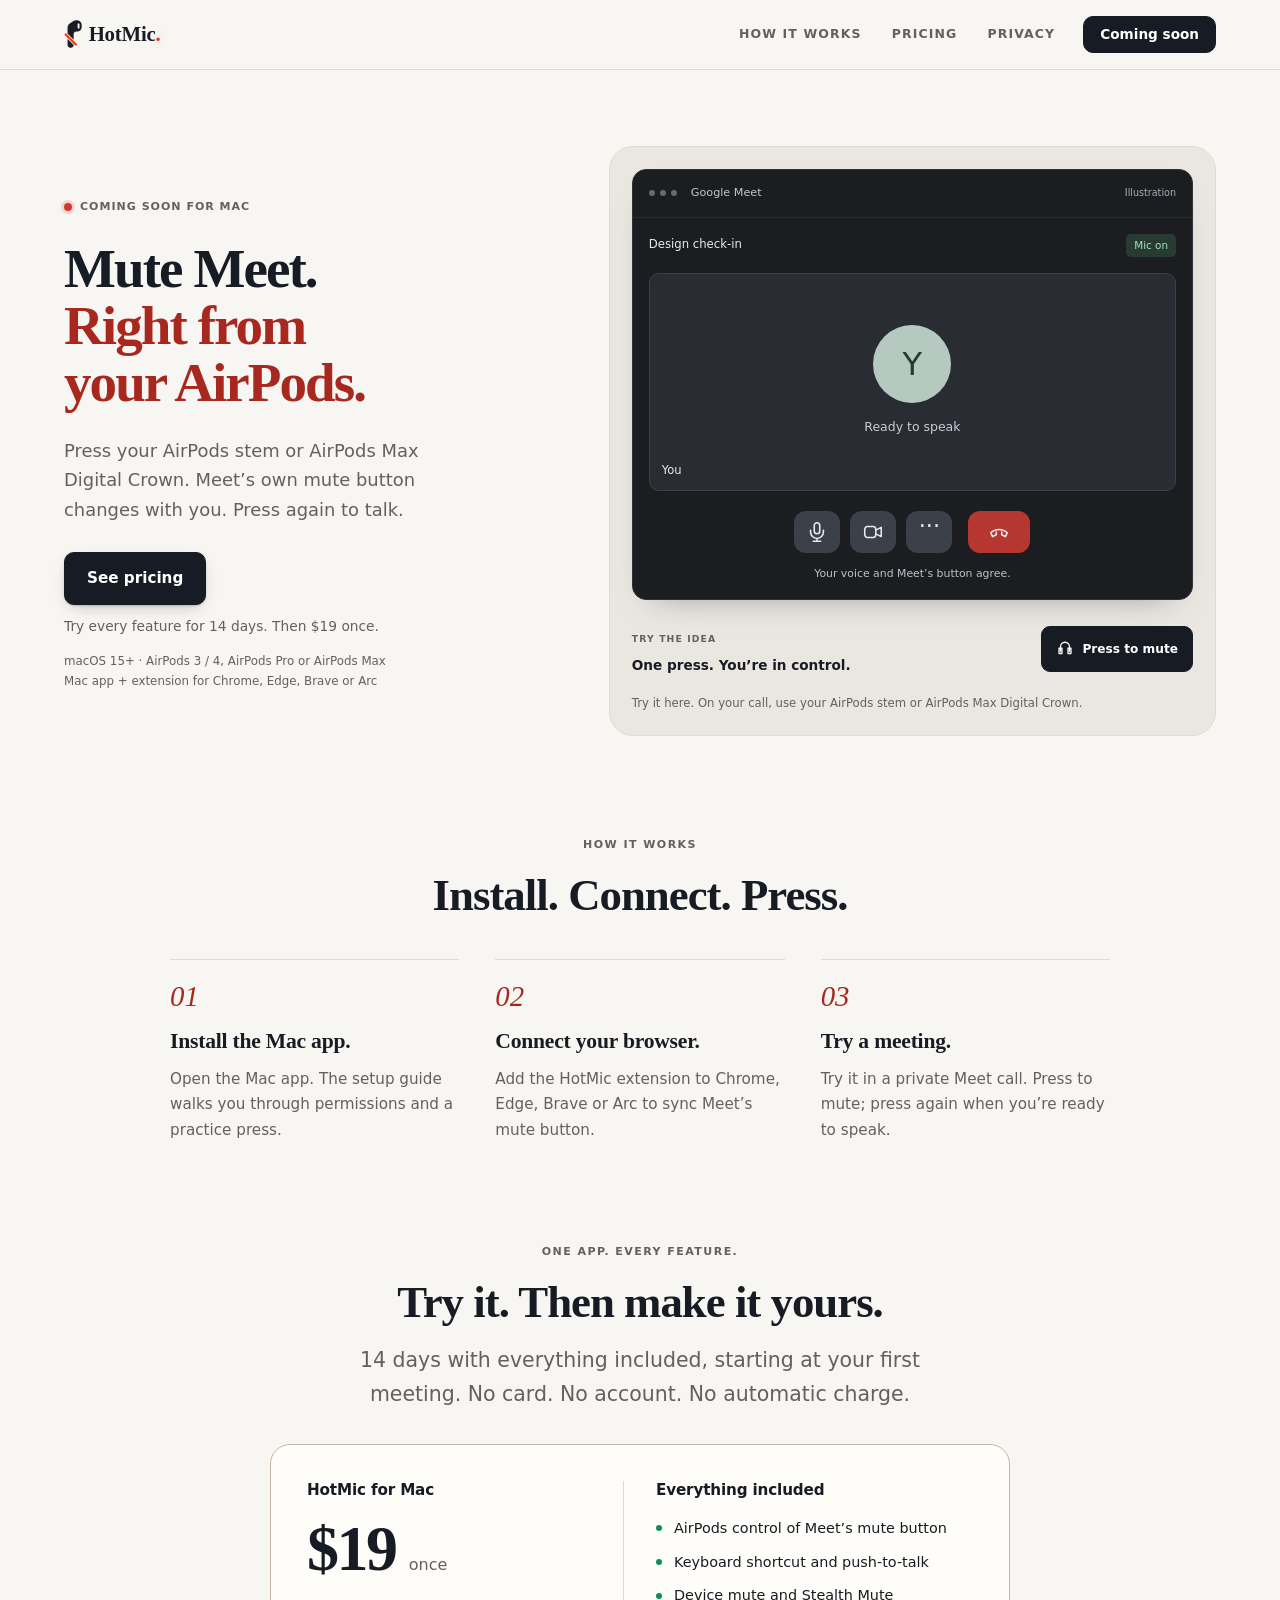
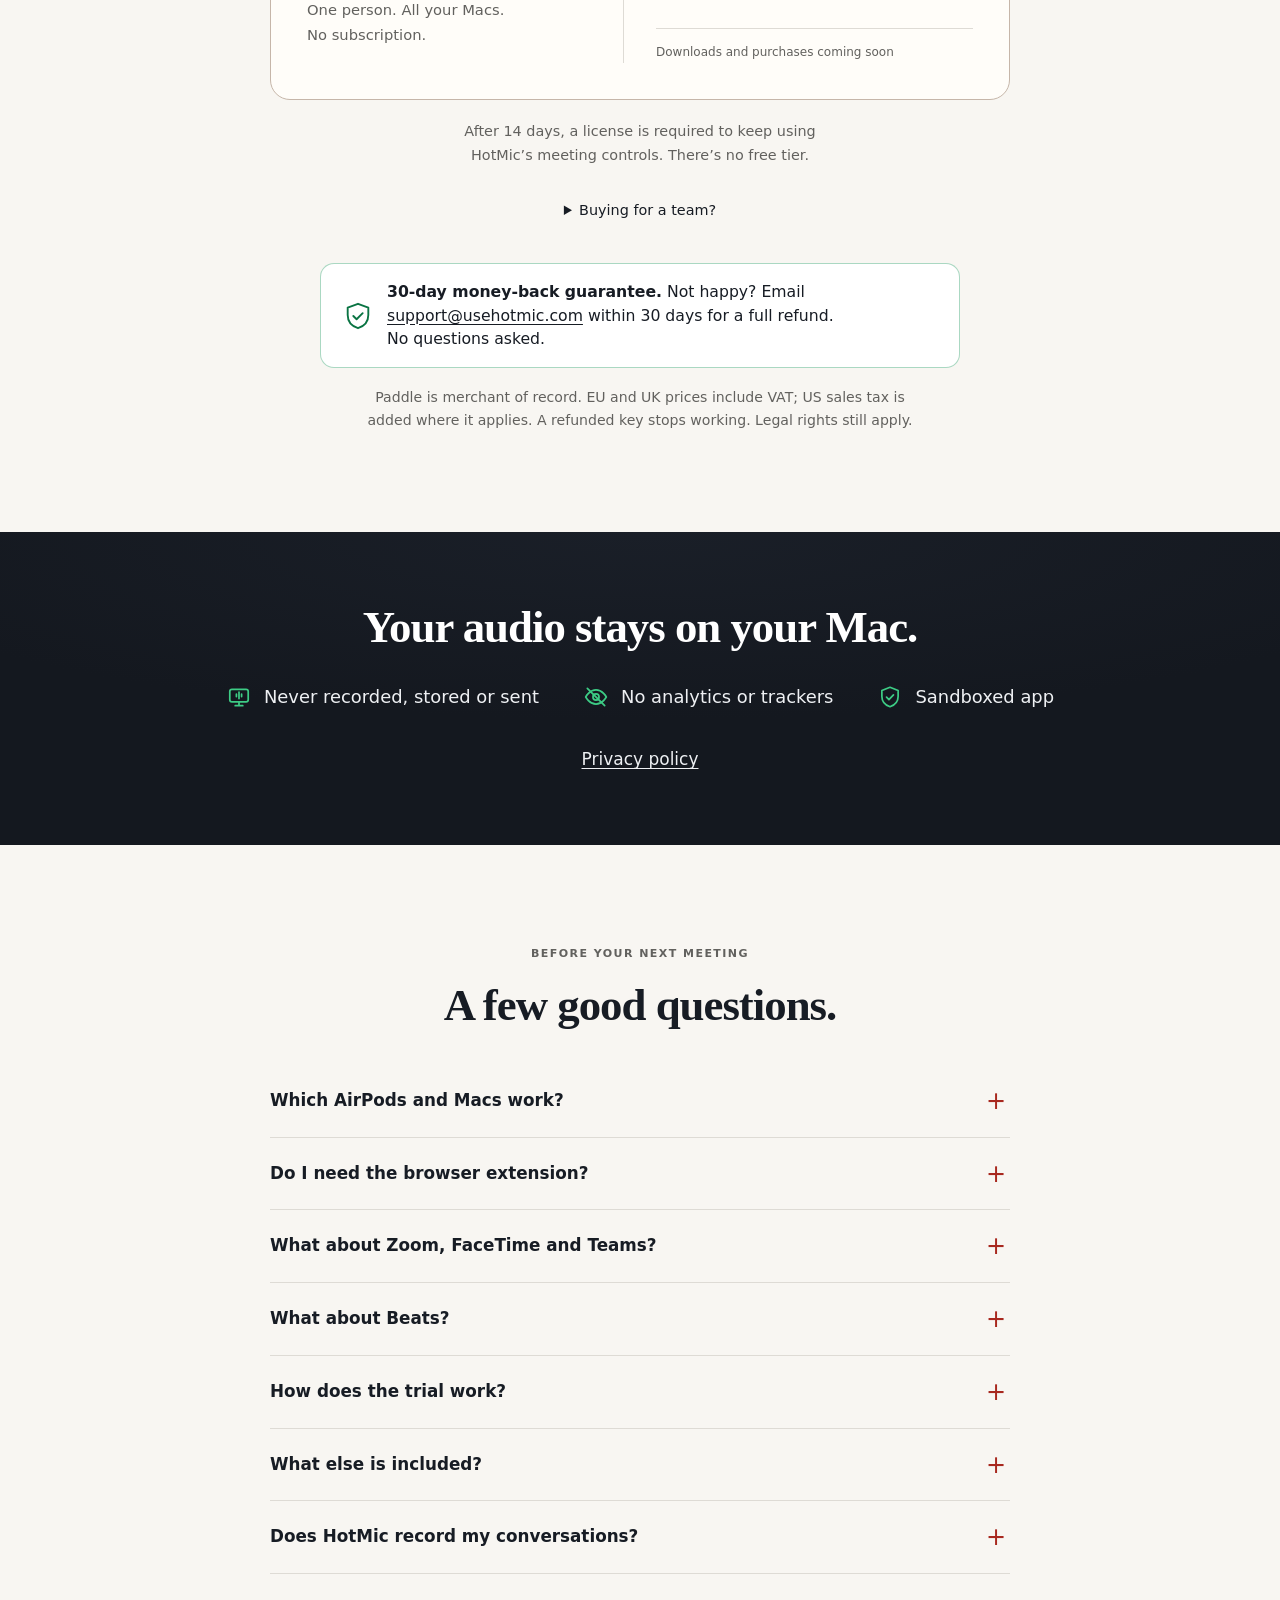
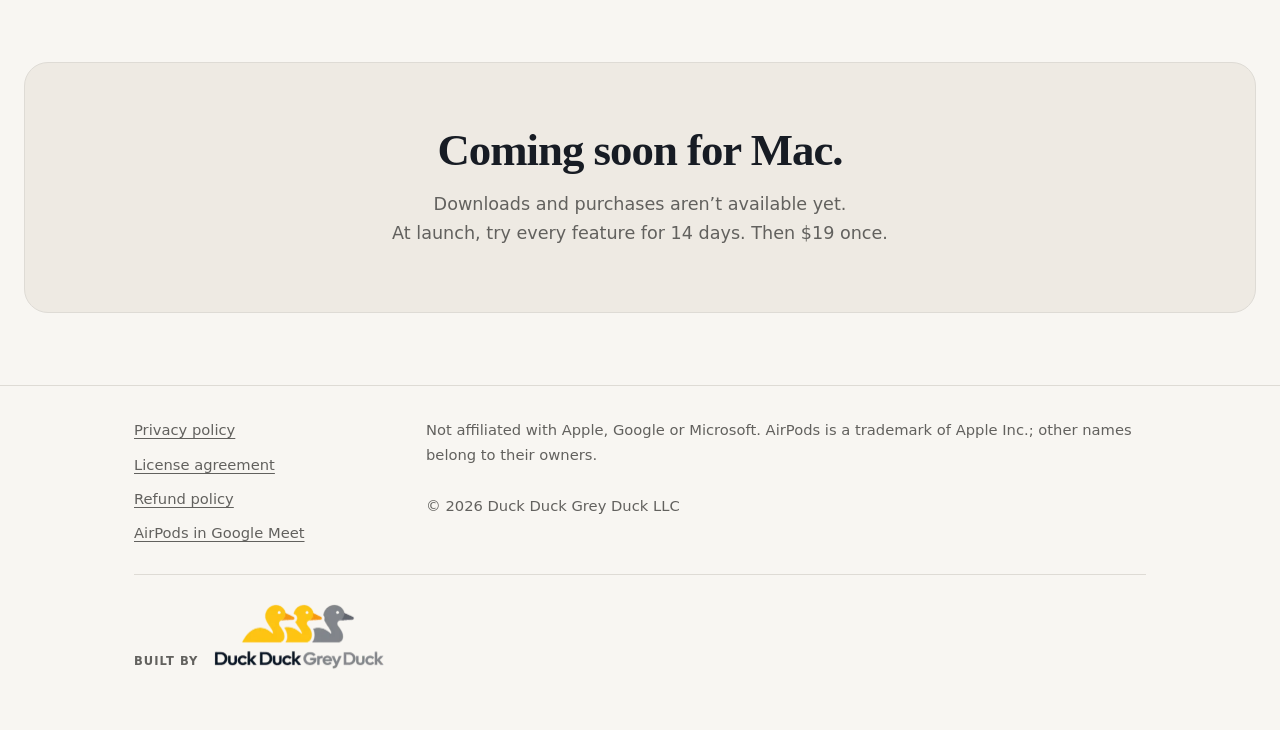
<file: index.html>
<!DOCTYPE html>
<html lang="en">
<head>
<meta charset="utf-8">
<meta name="viewport" content="width=device-width, initial-scale=1">
<title>HotMic for Mac: mute Google Meet right from your AirPods</title>
<meta name="description" content="Press your AirPods stem or AirPods Max Digital Crown and Google Meet's own mute button flips. In most other apps, HotMic mutes your Mac's microphones instead.">
<link rel="stylesheet" href="styles.css">
<link rel="stylesheet" href="home.css">
<link rel="icon" href="assets/favicon.ico" sizes="any">
<link rel="icon" type="image/png" sizes="32x32" href="assets/favicon-32.png">
<link rel="icon" type="image/png" sizes="16x16" href="assets/favicon-16.png">
<link rel="apple-touch-icon" href="assets/apple-touch-icon.png">
<meta name="theme-color" content="#f3f5f7">
<meta property="og:type" content="website">
<meta property="og:site_name" content="HotMic">
<meta property="og:title" content="HotMic for Mac: mute Google Meet right from your AirPods">
<meta property="og:description" content="Press your AirPods stem or AirPods Max Digital Crown and Google Meet's own mute button flips. In most other apps, HotMic mutes your Mac's microphones instead.">
<meta property="og:url" content="https://usehotmic.com/">
<link rel="canonical" href="https://usehotmic.com/">
<meta property="og:image" content="https://usehotmic.com/assets/og-image.png">
<meta property="og:image:width" content="1200">
<meta property="og:image:height" content="630">
<meta property="og:image:alt" content="The HotMic app icon and wordmark">
<meta name="twitter:card" content="summary_large_image">
<meta name="twitter:title" content="HotMic for Mac: mute Google Meet right from your AirPods">
<meta name="twitter:description" content="Press your AirPods stem or AirPods Max Digital Crown and Google Meet's own mute button flips. In most other apps, HotMic mutes your Mac's microphones instead.">
<meta name="twitter:image" content="https://usehotmic.com/assets/og-image.png">
<meta name="twitter:image:alt" content="The HotMic app icon and wordmark">
</head>
<body class="mini">
<a class="skip" href="#main">Skip to content</a>

<header class="site-head">
  <div class="wrap">
    <a class="wordmark" href="index.html"><img class="glyph" src="assets/glyph-56.png" srcset="assets/glyph-56.png 2x, assets/glyph-84.png 3x" alt="" width="18" height="28">HotMic<span class="dot">.</span></a>
    <nav aria-label="Site">
      <a href="#how">How it works</a>
      <a href="#pricing">Pricing</a>
      <a href="#privacy">Privacy</a>
    </nav>
    <a class="btn head-cta" href="#download">Coming soon</a>
  </div>
</header>

<main id="main">

<section class="m-hero">
  <div class="wrap hero-grid">
   <div class="hero-copy">
    <p class="eyebrow">Coming soon for Mac</p>
    <h1><span class="l1">Mute Meet.</span> <span class="nb">Right from<br>your AirPods.</span></h1>
    <p class="sub">Press your AirPods stem or AirPods Max Digital Crown. Meet’s own mute button changes with you. Press again to talk.</p>
    <div class="cta-row">
      <a class="btn" href="#pricing" aria-describedby="dl-note">See pricing</a>
    </div>
    <p class="cta-note" id="dl-note">Try every feature for 14 days. Then $19 once.</p>
    <p class="hero-requirements">macOS 15+ · AirPods 3 / 4, AirPods Pro or AirPods Max<br>Mac app + extension for Chrome, Edge, Brave or Arc</p>
   </div>
   <div class="try-demo" id="how">
    <figure class="press-demo">
      <input type="checkbox" id="try-mute" class="vh" aria-label="Mute the illustrative call" aria-describedby="try-help">
      <div class="call-window" aria-hidden="true">
        <div class="call-titlebar"><span class="window-dots"><i></i><i></i><i></i></span><span>Google Meet</span><span class="illustration-tag">Illustration</span></div>
        <div class="call-context"><span>Design check-in</span><span class="call-status"><span class="state-live">Mic on</span><span class="state-muted">Mic off</span></span></div>
        <div class="call-person">
          <div class="person-avatar">Y</div>
          <span class="person-name">You</span>
          <span class="person-state"><span class="state-live">Ready to speak</span><span class="state-muted">You’re muted</span></span>
          <span class="person-mute"><svg viewBox="0 0 24 24"><path d="M9 9v3a3 3 0 0 0 5 2M15 9V5a3 3 0 0 0-6 0M5 10v2a7 7 0 0 0 12 5M19 10v2M12 19v3M8 22h8M3 3l18 18"/></svg></span>
        </div>
        <div class="call-controls">
          <span class="call-mic"><svg class="state-live" viewBox="0 0 24 24"><rect x="9" y="2" width="6" height="12" rx="3"/><path d="M5 10v2a7 7 0 0 0 14 0v-2M12 19v3M8 22h8"/></svg><svg class="state-muted" viewBox="0 0 24 24"><path d="M9 9v3a3 3 0 0 0 5 2M15 9V5a3 3 0 0 0-6 0M5 10v2a7 7 0 0 0 12 5M19 10v2M12 19v3M8 22h8M3 3l18 18"/></svg></span>
          <span class="call-camera"><svg viewBox="0 0 24 24"><rect x="3" y="6" width="12" height="12" rx="3"/><path d="m15 10 6-3v10l-6-3"/></svg></span>
          <span class="call-more">···</span>
          <span class="call-end"><svg viewBox="0 0 24 24"><path d="M3 13c5-5 13-5 18 0l-2 4-4-2v-3M9 12v3l-4 2-2-4"/></svg></span>
        </div>
        <p class="call-outcome"><span class="state-live">Your voice and Meet’s button agree.</span><span class="state-muted">Mic muted. Meet’s button agrees.</span></p>
      </div>
      <div class="press-interaction">
        <div class="press-intro"><span class="press-kicker">TRY THE IDEA</span><p>One press. You’re in control.</p></div>
        <label class="press-toggle" for="try-mute"><svg viewBox="0 0 24 24" aria-hidden="true"><path d="M6 15V9a6 6 0 0 1 12 0v6M6 11H4v7h4v-7H6m12 0h2v7h-4v-7h2"/></svg><span class="state-live">Press to mute</span><span class="state-muted">Press to unmute</span></label>
      </div>
      <figcaption id="try-help">Try it here. On your call, use your AirPods stem or AirPods Max Digital Crown.</figcaption>
    </figure>
   </div>
  </div>
</section>

<section class="setup" aria-labelledby="setup-h">
  <div class="wrap">
    <p class="section-kicker">How it works</p>
    <h2 id="setup-h">Install. Connect. Press.</h2>
    <ol class="setup-steps">
      <li><span class="step-number">01</span><h3>Install the Mac app.</h3><p>Open the Mac app. The setup guide walks you through permissions and a practice press.</p></li>
      <li><span class="step-number">02</span><h3>Connect your browser.</h3><p>Add the HotMic extension to Chrome, Edge, Brave or Arc to sync Meet’s mute button.</p></li>
      <li><span class="step-number">03</span><h3>Try a meeting.</h3><p>Try it in a private Meet call. Press to mute; press again when you’re ready to speak.</p></li>
    </ol>
  </div>
</section>

<section id="pricing">
  <div class="wrap">
    <p class="section-kicker">One app. Every feature.</p>
    <h2>Try it. Then make it yours.</h2>
    <p class="lede">14 days with everything included, starting at your first meeting. No card. No account. No automatic charge.</p>
    <article class="purchase-card" aria-labelledby="license-h">
      <div class="purchase-price">
        <h3 id="license-h">HotMic for Mac</h3>
        <p class="price">$19 <span>once</span></p>
        <p>One person. All your Macs.<br>No subscription.</p>
      </div>
      <div class="purchase-includes">
        <h3>Everything included</h3>
        <ul>
          <li>AirPods control of Meet’s mute button</li>
          <li>Keyboard shortcut and push-to-talk</li>
          <li>Device mute and Stealth Mute</li>
        </ul>
        <p class="availability" data-paddle-price-id="pri_01m32qxtfpzraze0hqzb26wvke">Downloads and purchases coming soon</p>
      </div>
    </article>
    <p class="trial-end">After 14 days, a license is required to keep using HotMic’s meeting controls. There’s no free tier.</p>
    <details class="team-pricing">
      <summary>Buying for a team?</summary>
      <p>Same features. One key for your team.</p>
      <ul>
        <li data-paddle-price-id="pri_01m32qxtnr5wmz0vpy3ga212ef"><strong>5 seats — $79 once</strong></li>
        <li data-paddle-price-id="pri_01m32qxtwzv6b7e3d7evcg1w05"><strong>20 seats — $249 once</strong></li>
      </ul>
    </details>
    <div class="guarantee" id="refunds">
      <svg viewBox="0 0 32 32" aria-hidden="true"><path d="M16 3l11 4v8c0 7-4.7 12-11 14C9.7 27 5 22 5 15V7z"/><path d="M11 16l3.5 3.5L21 13"/></svg>
      <p><strong>30-day money-back guarantee.</strong> Not happy? Email <a href="mailto:support@usehotmic.com">support@usehotmic.com</a> within 30&nbsp;days for a full refund. No questions&nbsp;asked.</p>
    </div>
    <p class="fine">Paddle is merchant of record. EU and UK prices include VAT; US sales tax is added where it applies. A refunded key stops working. Legal rights still apply.</p>
  </div>
</section>

<div class="trust-band" id="privacy">
  <div class="wrap">
    <h2>Your audio stays on your Mac.</h2>
    <ul class="trust">
      <li><svg viewBox="0 0 24 24" aria-hidden="true"><rect x="3.5" y="5" width="17" height="11.5" rx="2"/><path d="M8.5 20h7M12 16.5V20"/><path d="M12 7.6v5.8M9.6 9.4v2.2M14.4 9.4v2.2"/></svg>Never recorded, stored or&nbsp;sent</li>
      <li><svg viewBox="0 0 24 24" aria-hidden="true"><path d="M2.5 12s3.5-6.5 9.5-6.5S21.5 12 21.5 12 18 18.5 12 18.5 2.5 12 2.5 12z"/><circle cx="12" cy="12" r="2.8"/><path d="M4 4l16 16"/></svg>No analytics or&nbsp;trackers</li>
      <li><svg viewBox="0 0 24 24" aria-hidden="true"><path d="M12 3l7.5 3v5.5c0 4.6-3.2 8-7.5 9.5-4.3-1.5-7.5-4.9-7.5-9.5V6z"/><path d="M8.8 12.2l2.2 2.2 4.2-4.4"/></svg>Sandboxed&nbsp;app</li>
    </ul>
    <p><a href="privacy.html">Privacy policy</a></p>
  </div>
</div>

<section class="faq" aria-labelledby="faq-h">
  <div class="wrap">
    <p class="section-kicker">Before your next meeting</p>
    <h2 id="faq-h">A few good questions.</h2>
    <div class="faq-list">
      <details><summary>Which AirPods and Macs work?</summary><p>You’ll need macOS 15 or later and AirPods (3rd generation or later), AirPods Pro or AirPods Max. Squeeze the stem on AirPods and AirPods Pro; press the Digital Crown on AirPods Max. If you’re on macOS 27, check compatibility during the trial.</p></details>
      <details><summary>Do I need the browser extension?</summary><p>Yes. Install the Mac app and its extension for Chrome, Edge, Brave or Arc. Together, they let your AirPods control Meet’s own mute button. The setup guide walks you through both.</p></details>
      <details><summary>What about Zoom, FaceTime and Teams?</summary><p>Zoom 6.4+, FaceTime and the native Teams app already support the stem gesture, so HotMic leaves them alone. Teams on the web is in beta. In other apps, HotMic can mute your Mac’s mics, but the app’s mute indicator may not change.</p></details>
      <details><summary>What about Beats?</summary><p>Apple documents call-mute controls on Beats Studio Pro, Solo 4, Solo Buds, Studio Buds +, Fit Pro and Powerbeats Pro 2. We haven’t yet verified these models with HotMic, so they aren’t on our supported-headphones list. <a href="https://support.apple.com/guide/beats/customize-beats-controls-dev9eeff2d7b/web">Apple’s Beats controls guide.</a></p></details>
      <details><summary>How does the trial work?</summary><p>Your 14-day trial starts at your first meeting and includes every feature. No card or account is required, and you won’t be charged automatically. After the trial, purchase a license to keep using HotMic’s meeting controls. Settings, diagnostics, license activation and uninstall help remain accessible.</p></details>
      <details><summary>What else is included?</summary><p>Use a keyboard shortcut to toggle mute, or hold a key to talk and release it to mute again. Device mute silences your Mac’s microphones in other apps; their on-screen mute indicator may not change. Stealth Mute deliberately silences your mics without changing Meet’s indicator. All of these controls are included in the trial and paid license.</p></details>
      <details><summary>Does HotMic record my conversations?</summary><p>No. Your audio is never recorded, stored or sent. HotMic runs on your Mac, with no analytics or trackers. <a href="privacy.html">Read the privacy policy.</a></p></details>
    </div>
  </div>
</section>

<section id="download">
  <div class="wrap">
    <h2>Coming soon for Mac.</h2>
    <p class="cta-note">Downloads and purchases aren’t available yet.<br>At launch, try every feature for 14 days. Then $19 once.</p>
  </div>
</section>

</main>

<footer class="site-foot">
  <div class="wrap">
    <nav aria-label="Legal">
      <a href="privacy.html">Privacy policy</a>
      <a href="eula.html">License agreement</a>
      <a href="index.html#refunds">Refund policy</a>
      <a href="google-meet-airpods.html">AirPods in Google Meet</a>
    </nav>
    <p>Not affiliated with Apple, Google or Microsoft. AirPods is a trademark of Apple Inc.; other names belong to their owners.</p>
    <p>&copy; 2026 Duck Duck Grey Duck LLC</p>
    <p class="maker">
      <span class="maker-label">Built by</span>
      <picture>
        <source type="image/webp" srcset="assets/ddgd-logo-360.webp 2x, assets/ddgd-logo-540.webp 3x">
        <img src="assets/ddgd-logo-360.png" srcset="assets/ddgd-logo-360.png 2x, assets/ddgd-logo-540.png 3x" alt="Duck Duck Grey Duck LLC" width="360" height="151" loading="lazy" decoding="async">
      </picture>
    </p>
  </div>
</footer>

</body>
</html>
</file>
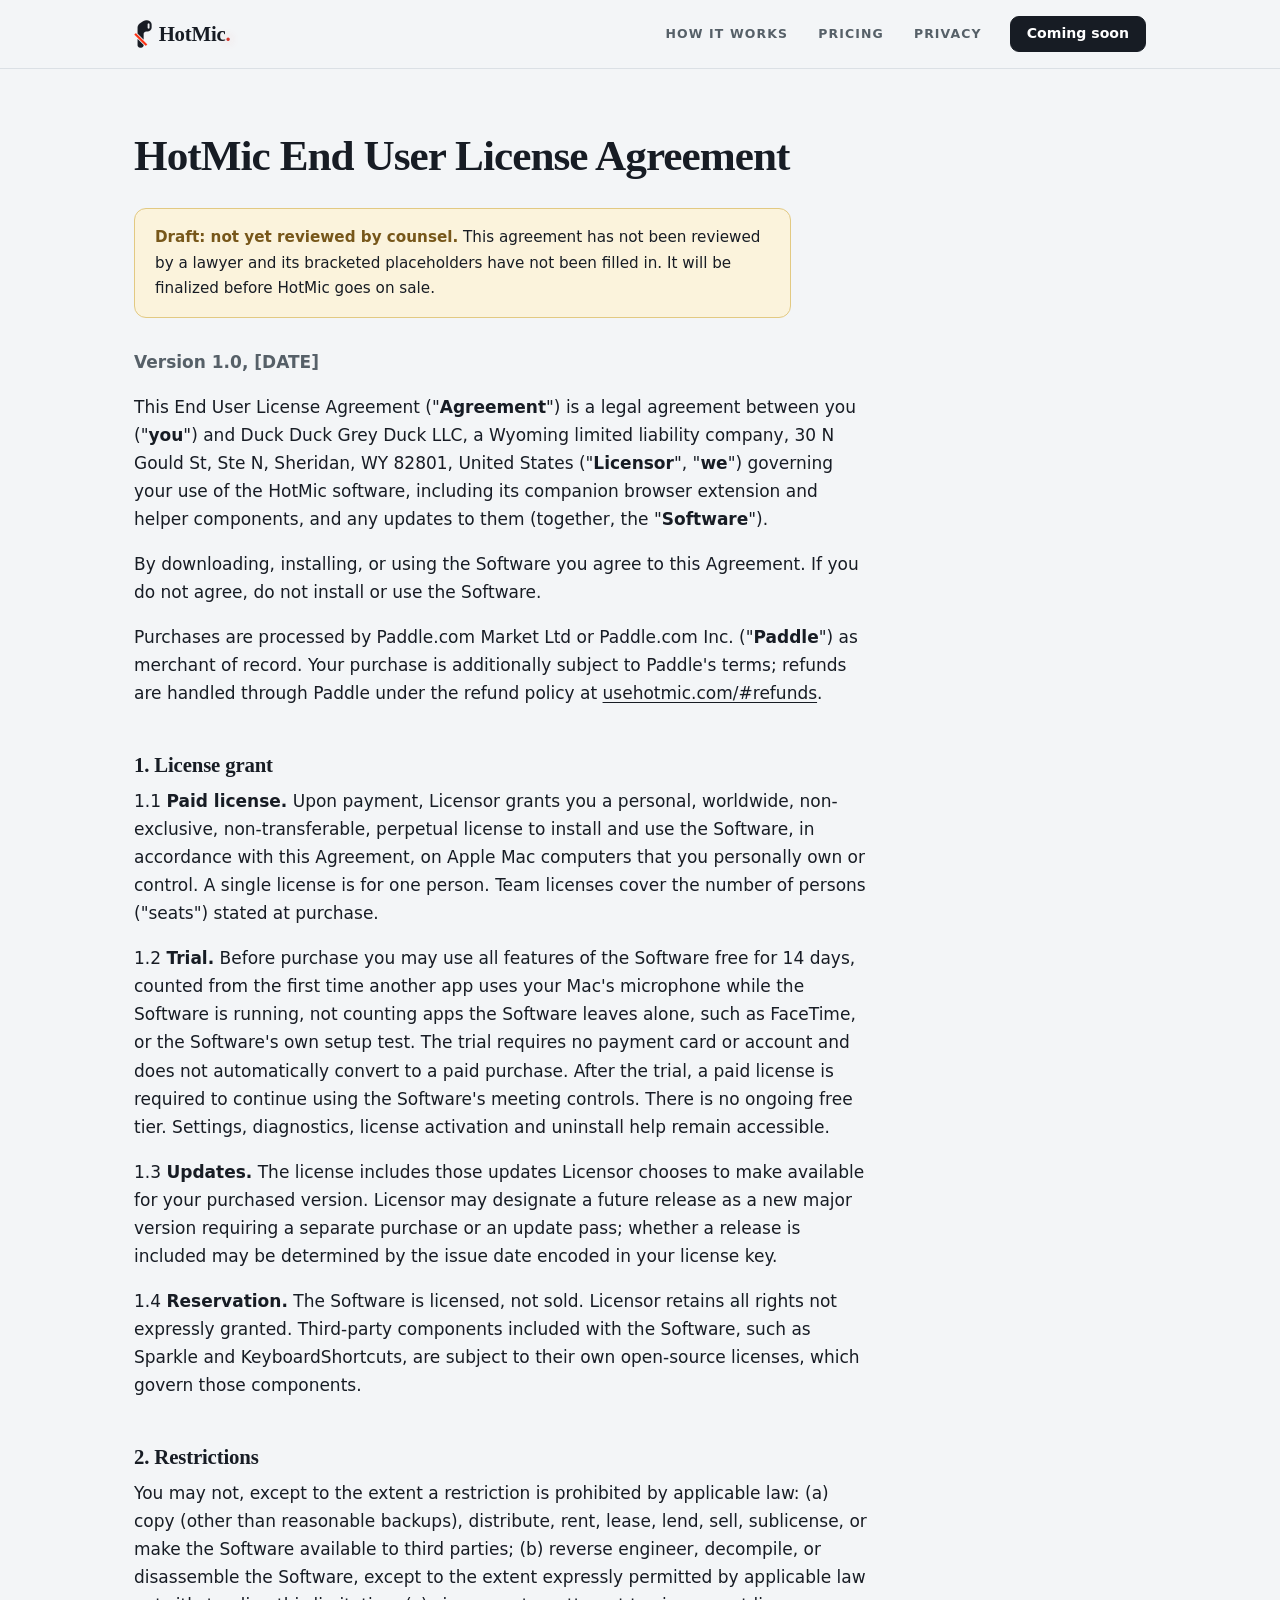
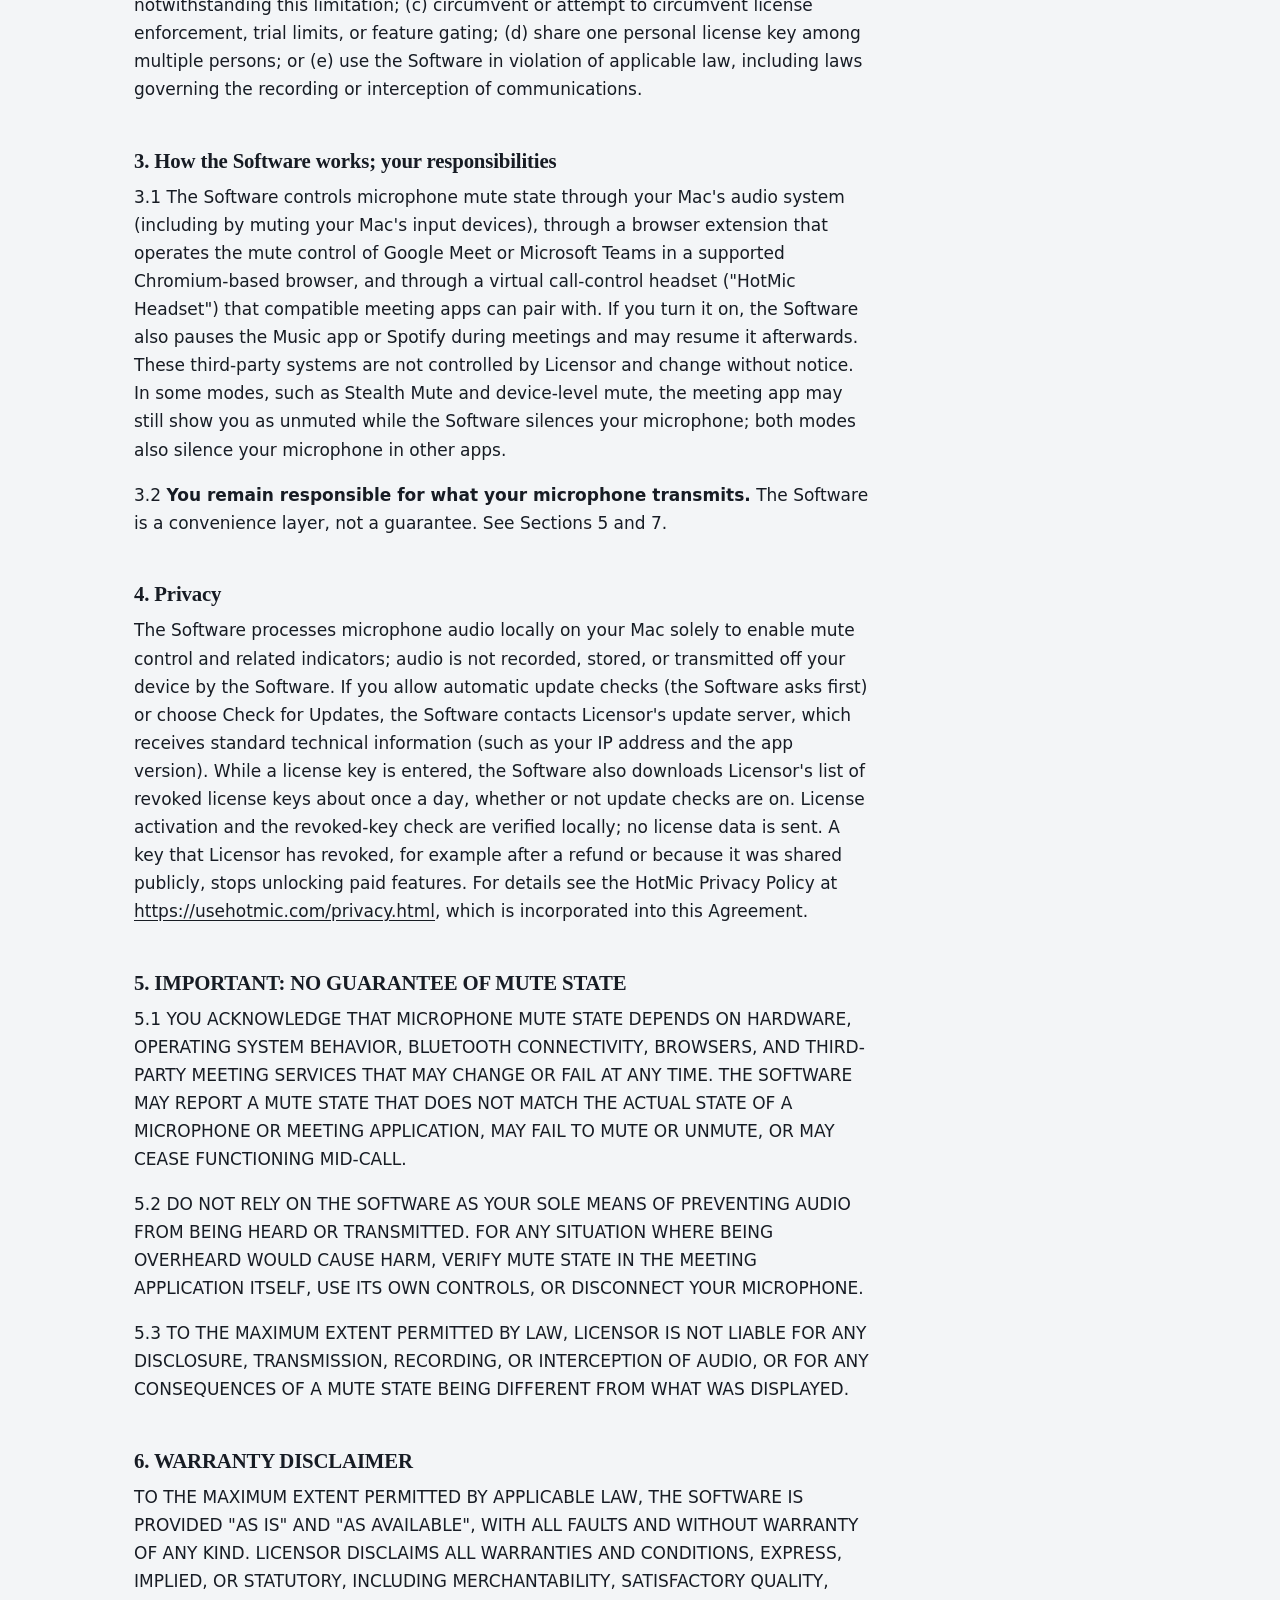
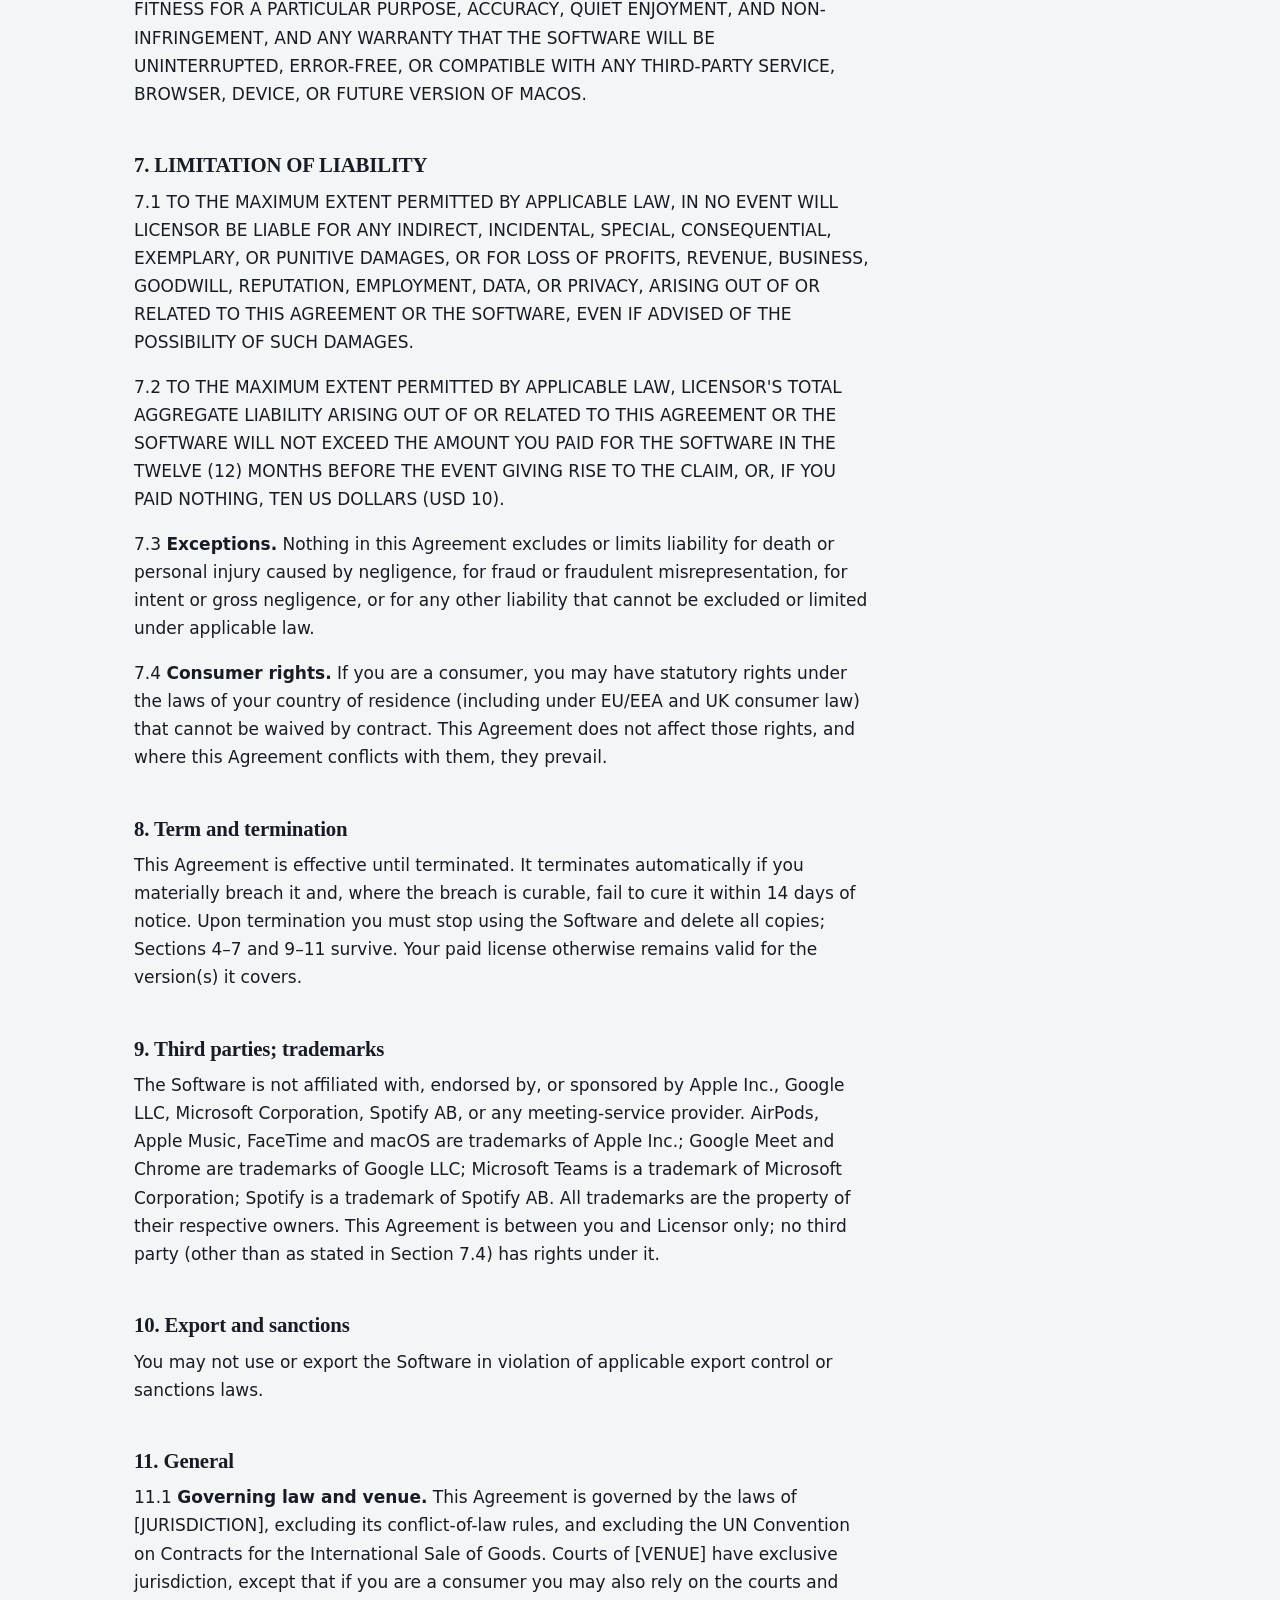
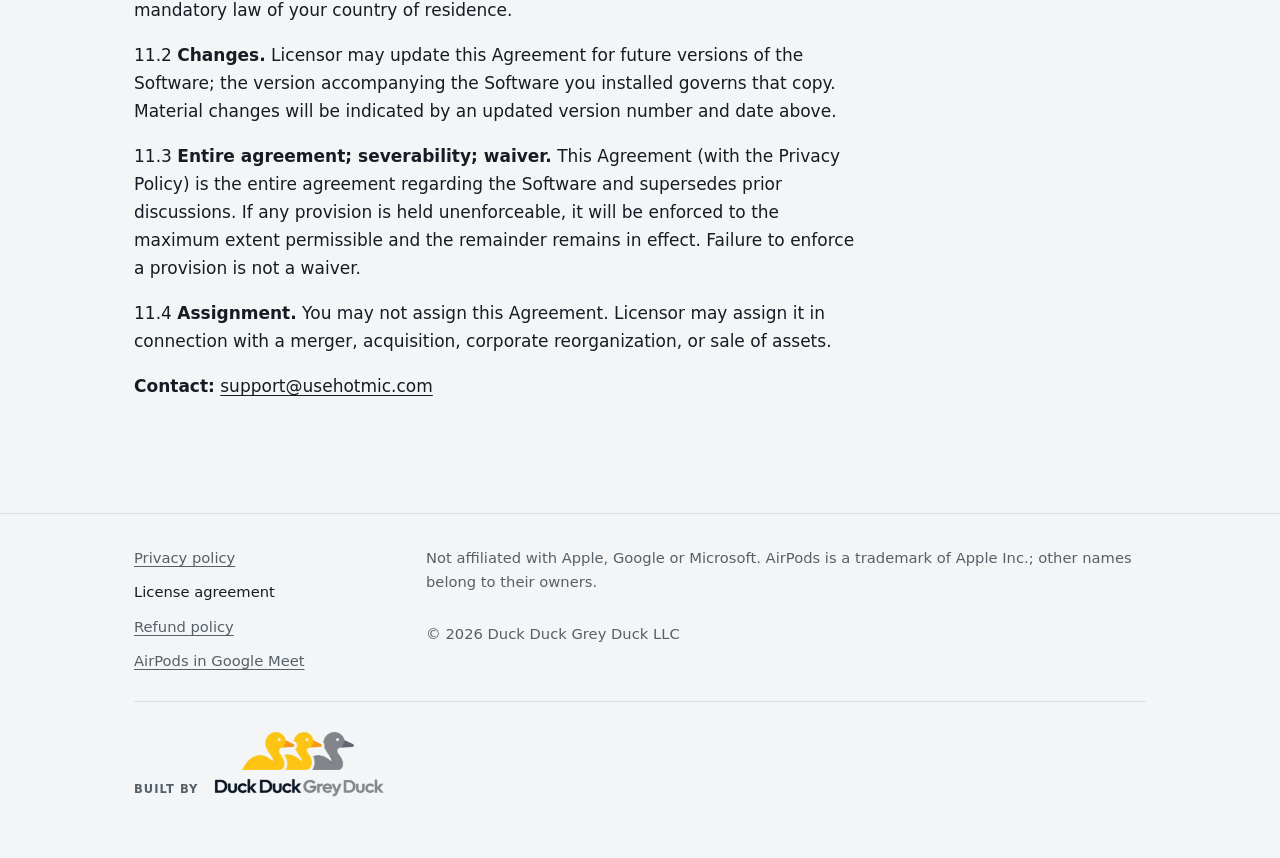
<file: eula.html>
<!DOCTYPE html>
<html lang="en">
<head>
<meta charset="utf-8">
<meta name="viewport" content="width=device-width, initial-scale=1">
<title>HotMic End User License Agreement</title>
<meta name="description" content="The HotMic End User License Agreement (draft, pending legal review).">
<meta name="robots" content="noindex">
<link rel="stylesheet" href="styles.css">
<link rel="icon" href="assets/favicon.ico" sizes="any">
<link rel="icon" type="image/png" sizes="32x32" href="assets/favicon-32.png">
<link rel="icon" type="image/png" sizes="16x16" href="assets/favicon-16.png">
<link rel="apple-touch-icon" href="assets/apple-touch-icon.png">
<meta name="theme-color" content="#f3f5f7">
<meta property="og:type" content="website">
<meta property="og:site_name" content="HotMic">
<meta property="og:title" content="HotMic End User License Agreement">
<meta property="og:description" content="The HotMic End User License Agreement (draft, pending legal review).">
<meta property="og:url" content="https://usehotmic.com/eula.html">
<meta property="og:image" content="https://usehotmic.com/assets/og-image.png">
<meta property="og:image:width" content="1200">
<meta property="og:image:height" content="630">
<meta property="og:image:alt" content="The HotMic app icon and wordmark">
<meta name="twitter:card" content="summary_large_image">
<meta name="twitter:title" content="HotMic End User License Agreement">
<meta name="twitter:description" content="The HotMic End User License Agreement (draft, pending legal review).">
<meta name="twitter:image" content="https://usehotmic.com/assets/og-image.png">
<meta name="twitter:image:alt" content="The HotMic app icon and wordmark">
</head>
<body>
<a class="skip" href="#main">Skip to content</a>

<header class="site-head">
  <div class="wrap">
    <a class="wordmark" href="index.html"><img class="glyph" src="assets/glyph-56.png" srcset="assets/glyph-56.png 2x, assets/glyph-84.png 3x" alt="" width="18" height="28">HotMic<span class="dot">.</span></a>
    <nav aria-label="Site">
      <a href="index.html#how">How it works</a>
      <a href="index.html#pricing">Pricing</a>
      <a href="index.html#privacy">Privacy</a>
    </nav>
    <a class="btn head-cta" href="index.html#download">Coming soon</a>
  </div>
</header>

<main id="main" class="legal">
  <div class="wrap">
    <div class="prose">
      <h1>HotMic End User License Agreement</h1>

      <div class="draft-banner" role="note">
        <strong>Draft: not yet reviewed by counsel.</strong>
        This agreement has not been reviewed by a lawyer and its bracketed
        placeholders have not been filled in. It will be finalized before
        HotMic goes on sale.
      </div>

      <p class="meta"><strong>Version 1.0, [DATE]</strong></p>

      <p>This End User License Agreement ("<strong>Agreement</strong>") is a
      legal agreement between you ("<strong>you</strong>") and Duck Duck Grey Duck LLC, a Wyoming limited liability company, 30 N
      Gould St, Ste N, Sheridan, WY 82801, United States
      ("<strong>Licensor</strong>", "<strong>we</strong>") governing your use
      of the HotMic software, including its companion browser extension and
      helper components, and any updates to them (together, the
      "<strong>Software</strong>").</p>

      <p>By downloading, installing, or using the Software you agree to this
      Agreement. If you do not agree, do not install or use the Software.</p>

      <p>Purchases are processed by Paddle.com Market Ltd or Paddle.com Inc.
      ("<strong>Paddle</strong>") as merchant of record. Your purchase is
      additionally subject to Paddle's terms; refunds are handled through
      Paddle under the refund policy at
      <a href="index.html#refunds">usehotmic.com/#refunds</a>.</p>

      <h2>1. License grant</h2>

      <p>1.1 <strong>Paid license.</strong> Upon payment, Licensor grants you
      a personal, worldwide, non-exclusive, non-transferable, perpetual
      license to install and use the Software, in accordance with this
      Agreement, on Apple Mac computers that you personally own or control. A
      single license is for one person. Team licenses cover the number of
      persons ("seats") stated at purchase.</p>

      <p>1.2 <strong>Trial.</strong> Before purchase you may use all
      features of the Software free for 14 days, counted from the first time
      another app uses your Mac's microphone while the Software is running,
      not counting apps the Software leaves alone, such as FaceTime, or the
      Software's own setup test. The trial requires no payment card or account
      and does not automatically convert to a paid purchase. After the trial,
      a paid license is required to continue using the Software's meeting
      controls. There is no ongoing free tier. Settings, diagnostics, license
      activation and uninstall help remain accessible.</p>

      <p>1.3 <strong>Updates.</strong> The license includes those updates
      Licensor chooses to make available for your purchased version. Licensor
      may designate a future release as a new major version requiring a
      separate purchase or an update pass; whether a release is included may
      be determined by the issue date encoded in your license key.</p>

      <p>1.4 <strong>Reservation.</strong> The Software is licensed, not sold.
      Licensor retains all rights not expressly granted. Third-party
      components included with the Software, such as Sparkle and
      KeyboardShortcuts, are subject to their own open-source licenses, which
      govern those components.</p>

      <h2>2. Restrictions</h2>

      <p>You may not, except to the extent a restriction is prohibited by
      applicable law: (a) copy (other than reasonable backups), distribute,
      rent, lease, lend, sell, sublicense, or make the Software available to
      third parties; (b) reverse engineer, decompile, or disassemble the
      Software, except to the extent expressly permitted by applicable law
      notwithstanding this limitation; (c) circumvent or attempt to circumvent
      license enforcement, trial limits, or feature gating; (d) share one
      personal license key among multiple persons; or (e) use the Software in
      violation of applicable law, including laws governing the recording or
      interception of communications.</p>

      <h2>3. How the Software works; your responsibilities</h2>

      <p>3.1 The Software controls microphone mute state through your Mac's
      audio system (including by muting your Mac's input devices), through a
      browser extension that operates the mute control of Google Meet or
      Microsoft Teams in a supported Chromium-based browser, and through
      a virtual call-control headset ("HotMic Headset") that compatible
      meeting apps can pair with. If you turn it on, the Software also pauses
      the Music app or Spotify during meetings and may resume it afterwards. These third-party
      systems are not controlled by Licensor and change without notice. In
      some modes, such as Stealth Mute and device-level mute, the meeting app
      may still show you as unmuted while the Software silences your
      microphone; both modes also silence your microphone in other apps.</p>

      <p>3.2 <strong>You remain responsible for what your microphone
      transmits.</strong> The Software is a convenience layer, not a
      guarantee. See Sections 5 and 7.</p>

      <h2>4. Privacy</h2>

      <p>The Software processes microphone audio locally on your Mac solely to
      enable mute control and related indicators; audio is not recorded,
      stored, or transmitted off your device by the Software. If you allow
      automatic update checks (the Software asks first) or choose Check for
      Updates, the Software contacts Licensor's update server, which receives
      standard technical information (such as your IP address and the app
      version). While a license key is entered, the Software also downloads
      Licensor's list of revoked license keys about once a day, whether or
      not update checks are on. License activation and the revoked-key check
      are verified locally; no
      license data is sent. A key that Licensor has revoked, for example
      after a refund or because it was shared publicly, stops unlocking paid
      features. For
      details see the HotMic Privacy Policy at
      <a href="privacy.html">https://usehotmic.com/privacy.html</a>, which is incorporated
      into this Agreement.</p>

      <h2>5. IMPORTANT: NO GUARANTEE OF MUTE STATE</h2>

      <p>5.1 YOU ACKNOWLEDGE THAT MICROPHONE MUTE STATE DEPENDS ON HARDWARE,
      OPERATING SYSTEM BEHAVIOR, BLUETOOTH CONNECTIVITY, BROWSERS, AND
      THIRD-PARTY MEETING SERVICES THAT MAY CHANGE OR FAIL AT ANY TIME. THE
      SOFTWARE MAY REPORT A MUTE STATE THAT DOES NOT MATCH THE ACTUAL STATE OF
      A MICROPHONE OR MEETING APPLICATION, MAY FAIL TO MUTE OR UNMUTE, OR MAY
      CEASE FUNCTIONING MID-CALL.</p>

      <p>5.2 DO NOT RELY ON THE SOFTWARE AS YOUR SOLE MEANS OF PREVENTING
      AUDIO FROM BEING HEARD OR TRANSMITTED. FOR ANY SITUATION WHERE BEING
      OVERHEARD WOULD CAUSE HARM, VERIFY MUTE STATE IN THE MEETING APPLICATION
      ITSELF, USE ITS OWN CONTROLS, OR DISCONNECT YOUR MICROPHONE.</p>

      <p>5.3 TO THE MAXIMUM EXTENT PERMITTED BY LAW, LICENSOR IS NOT LIABLE
      FOR ANY DISCLOSURE, TRANSMISSION, RECORDING, OR INTERCEPTION OF AUDIO,
      OR FOR ANY CONSEQUENCES OF A MUTE STATE BEING DIFFERENT FROM WHAT WAS
      DISPLAYED.</p>

      <h2>6. WARRANTY DISCLAIMER</h2>

      <p>TO THE MAXIMUM EXTENT PERMITTED BY APPLICABLE LAW, THE SOFTWARE IS
      PROVIDED "AS IS" AND "AS AVAILABLE", WITH ALL FAULTS AND WITHOUT
      WARRANTY OF ANY KIND. LICENSOR DISCLAIMS ALL WARRANTIES AND CONDITIONS,
      EXPRESS, IMPLIED, OR STATUTORY, INCLUDING MERCHANTABILITY, SATISFACTORY
      QUALITY, FITNESS FOR A PARTICULAR PURPOSE, ACCURACY, QUIET ENJOYMENT,
      AND NON-INFRINGEMENT, AND ANY WARRANTY THAT THE SOFTWARE WILL BE
      UNINTERRUPTED, ERROR-FREE, OR COMPATIBLE WITH ANY THIRD-PARTY SERVICE,
      BROWSER, DEVICE, OR FUTURE VERSION OF MACOS.</p>

      <h2>7. LIMITATION OF LIABILITY</h2>

      <p>7.1 TO THE MAXIMUM EXTENT PERMITTED BY APPLICABLE LAW, IN NO EVENT
      WILL LICENSOR BE LIABLE FOR ANY INDIRECT, INCIDENTAL, SPECIAL,
      CONSEQUENTIAL, EXEMPLARY, OR PUNITIVE DAMAGES, OR FOR LOSS OF PROFITS,
      REVENUE, BUSINESS, GOODWILL, REPUTATION, EMPLOYMENT, DATA, OR PRIVACY,
      ARISING OUT OF OR RELATED TO THIS AGREEMENT OR THE SOFTWARE, EVEN IF
      ADVISED OF THE POSSIBILITY OF SUCH DAMAGES.</p>

      <p>7.2 TO THE MAXIMUM EXTENT PERMITTED BY APPLICABLE LAW, LICENSOR'S
      TOTAL AGGREGATE LIABILITY ARISING OUT OF OR RELATED TO THIS AGREEMENT OR
      THE SOFTWARE WILL NOT EXCEED THE AMOUNT YOU PAID FOR THE SOFTWARE IN THE
      TWELVE (12) MONTHS BEFORE THE EVENT GIVING RISE TO THE CLAIM, OR, IF YOU
      PAID NOTHING, TEN US DOLLARS (USD 10).</p>

      <p>7.3 <strong>Exceptions.</strong> Nothing in this Agreement excludes
      or limits liability for death or personal injury caused by negligence,
      for fraud or fraudulent misrepresentation, for intent or gross
      negligence, or for any other liability that cannot be excluded or
      limited under applicable law.</p>

      <p>7.4 <strong>Consumer rights.</strong> If you are a consumer, you may
      have statutory rights under the laws of your country of residence
      (including under EU/EEA and UK consumer law) that cannot be waived by
      contract. This Agreement does not affect those rights, and where this
      Agreement conflicts with them, they prevail.</p>

      <h2>8. Term and termination</h2>

      <p>This Agreement is effective until terminated. It terminates
      automatically if you materially breach it and, where the breach is
      curable, fail to cure it within 14 days of notice. Upon termination you
      must stop using the Software and delete all copies; Sections 4–7 and
      9–11 survive. Your paid license otherwise remains valid for the
      version(s) it covers.</p>

      <h2>9. Third parties; trademarks</h2>

      <p>The Software is not affiliated with, endorsed by, or sponsored by
      Apple Inc., Google LLC, Microsoft Corporation, Spotify AB, or any
      meeting-service provider. AirPods, Apple Music, FaceTime and macOS are trademarks
      of Apple Inc.; Google Meet and Chrome are trademarks of Google LLC;
      Microsoft Teams is a trademark of Microsoft Corporation; Spotify is a
      trademark of Spotify AB. All trademarks are the property of their
      respective owners.
      This Agreement is between you and Licensor only; no third party (other
      than as stated in Section 7.4) has rights under it.</p>

      <h2>10. Export and sanctions</h2>

      <p>You may not use or export the Software in violation of applicable
      export control or sanctions laws.</p>

      <h2>11. General</h2>

      <p>11.1 <strong>Governing law and venue.</strong> This Agreement is
      governed by the laws of [JURISDICTION], excluding its conflict-of-law
      rules, and excluding the UN Convention on Contracts for the
      International Sale of Goods. Courts of [VENUE] have exclusive
      jurisdiction, except that if you are a consumer you may also rely on the
      courts and mandatory law of your country of residence.</p>

      <p>11.2 <strong>Changes.</strong> Licensor may update this Agreement for
      future versions of the Software; the version accompanying the Software
      you installed governs that copy. Material changes will be indicated by
      an updated version number and date above.</p>

      <p>11.3 <strong>Entire agreement; severability; waiver.</strong> This
      Agreement (with the Privacy Policy) is the entire agreement regarding
      the Software and supersedes prior discussions. If any provision is held
      unenforceable, it will be enforced to the maximum extent permissible and
      the remainder remains in effect. Failure to enforce a provision is not a
      waiver.</p>

      <p>11.4 <strong>Assignment.</strong> You may not assign this Agreement.
      Licensor may assign it in connection with a merger, acquisition,
      corporate reorganization, or sale of assets.</p>

      <p><strong>Contact:</strong> <a href="mailto:support@usehotmic.com">support@usehotmic.com</a></p>
    </div>
  </div>
</main>

<footer class="site-foot">
  <div class="wrap">
    <nav aria-label="Legal">
      <a href="privacy.html">Privacy policy</a>
      <a href="eula.html" aria-current="page">License agreement</a>
      <a href="index.html#refunds">Refund policy</a>
      <a href="google-meet-airpods.html">AirPods in Google Meet</a>
    </nav>
    <p>Not affiliated with Apple, Google or Microsoft. AirPods is a trademark of Apple Inc.; other names belong to their owners.</p>
    <p>&copy; 2026 Duck Duck Grey Duck LLC</p>
    <p class="maker">
      <span class="maker-label">Built by</span>
      <picture>
        <source type="image/webp" srcset="assets/ddgd-logo-360.webp 2x, assets/ddgd-logo-540.webp 3x">
        <img src="assets/ddgd-logo-360.png" srcset="assets/ddgd-logo-360.png 2x, assets/ddgd-logo-540.png 3x" alt="Duck Duck Grey Duck LLC" width="360" height="151" loading="lazy" decoding="async">
      </picture>
    </p>
  </div>
</footer>

</body>
</html>
</file>
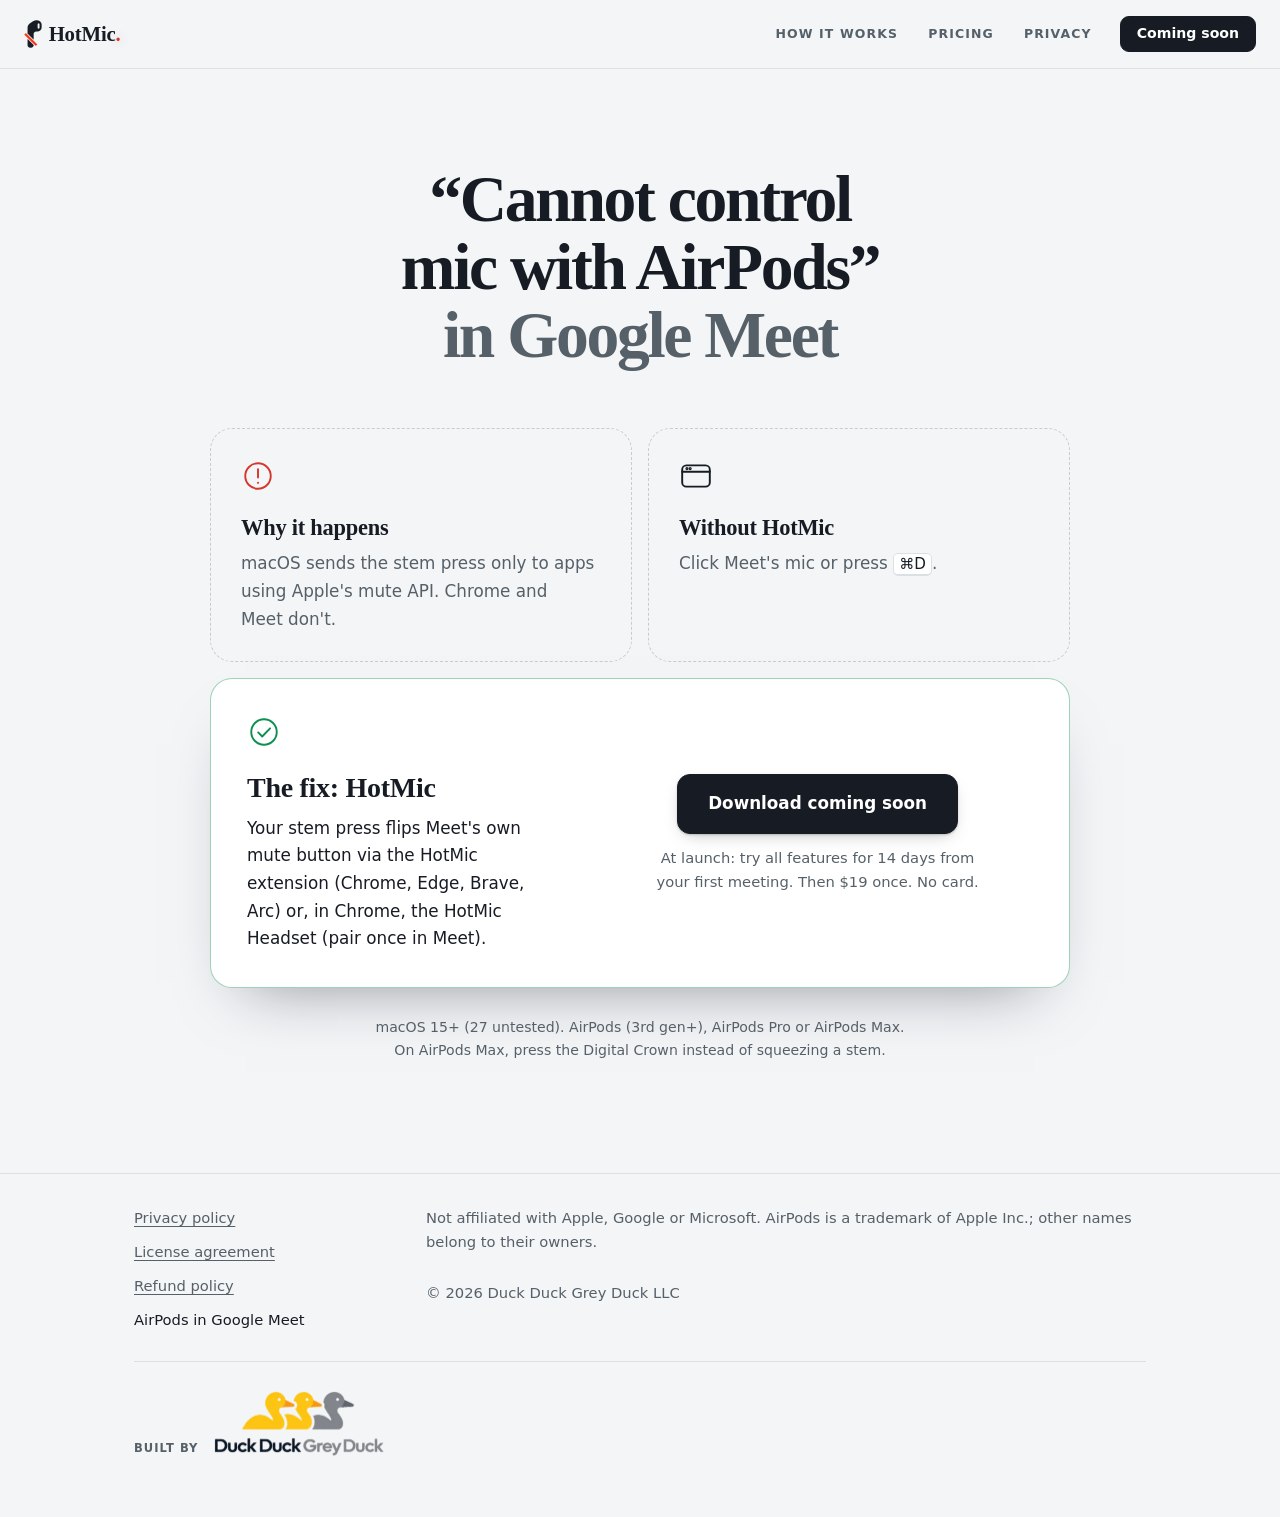
<file: google-meet-airpods.html>
<!DOCTYPE html>
<html lang="en">
<head>
<meta charset="utf-8">
<meta name="viewport" content="width=device-width, initial-scale=1">
<title>HotMic for Mac: fix "Cannot control mic with AirPods" in Google Meet</title>
<meta name="description" content="Seeing &quot;Cannot control mic with AirPods&quot; in Google Meet on a Mac? Why it happens, the workaround, and how HotMic makes the stem press flip Meet's own mute button.">
<link rel="stylesheet" href="styles.css">
<link rel="icon" href="assets/favicon.ico" sizes="any">
<link rel="icon" type="image/png" sizes="32x32" href="assets/favicon-32.png">
<link rel="icon" type="image/png" sizes="16x16" href="assets/favicon-16.png">
<link rel="apple-touch-icon" href="assets/apple-touch-icon.png">
<meta name="theme-color" content="#f3f5f7">
<meta property="og:type" content="website">
<meta property="og:site_name" content="HotMic">
<meta property="og:title" content="HotMic for Mac: fix &quot;Cannot control mic with AirPods&quot; in Google Meet">
<meta property="og:description" content="Seeing &quot;Cannot control mic with AirPods&quot; in Google Meet on a Mac? Why it happens, the workaround, and how HotMic makes the stem press flip Meet's own mute button.">
<meta property="og:url" content="https://usehotmic.com/google-meet-airpods.html">
<link rel="canonical" href="https://usehotmic.com/google-meet-airpods.html">
<meta property="og:image" content="https://usehotmic.com/assets/og-image.png">
<meta property="og:image:width" content="1200">
<meta property="og:image:height" content="630">
<meta property="og:image:alt" content="The HotMic app icon and wordmark">
<meta name="twitter:card" content="summary_large_image">
<meta name="twitter:title" content="HotMic for Mac: fix &quot;Cannot control mic with AirPods&quot; in Google Meet">
<meta name="twitter:description" content="Seeing &quot;Cannot control mic with AirPods&quot; in Google Meet on a Mac? Why it happens, the workaround, and how HotMic makes the stem press flip Meet's own mute button.">
<meta name="twitter:image" content="https://usehotmic.com/assets/og-image.png">
<meta name="twitter:image:alt" content="The HotMic app icon and wordmark">
</head>
<body class="mini guide">
<a class="skip" href="#main">Skip to content</a>

<header class="site-head">
  <div class="wrap">
    <a class="wordmark" href="index.html"><img class="glyph" src="assets/glyph-56.png" srcset="assets/glyph-56.png 2x, assets/glyph-84.png 3x" alt="" width="18" height="28">HotMic<span class="dot">.</span></a>
    <nav aria-label="Site">
      <a href="index.html#how">How it works</a>
      <a href="index.html#pricing">Pricing</a>
      <a href="index.html#privacy">Privacy</a>
    </nav>
    <a class="btn head-cta" href="index.html#download">Coming soon</a>
  </div>
</header>

<main id="main">

<section class="m-hero g-hero">
  <div class="wrap">
    <h1><span class="g-msg">&ldquo;Cannot control mic with&nbsp;AirPods&rdquo;</span> <span class="nb">in Google Meet</span></h1>

    <div class="g-grid">
      <div class="g-card">
        <svg class="ico is-red" viewBox="0 0 32 32" aria-hidden="true"><circle cx="16" cy="16" r="12"/><path d="M16 9.5v8M16 22.2v.3"/></svg>
        <h2>Why it happens</h2>
        <p>macOS sends the stem press only to apps using Apple's mute API. Chrome and Meet&nbsp;don't.</p>
      </div>
      <div class="g-card">
        <svg class="ico" viewBox="0 0 32 32" aria-hidden="true"><rect x="3" y="6" width="26" height="20" rx="4"/><path d="M3 12h26"/><circle cx="7.5" cy="9" r="0.6"/><circle cx="10.5" cy="9" r="0.6"/></svg>
        <h2>Without HotMic</h2>
        <p>Click Meet's mic or press <kbd>&#8984;D</kbd>.</p>
      </div>
      <div class="g-card g-fix">
        <div class="g-fix-copy">
          <svg class="ico is-green" viewBox="0 0 32 32" aria-hidden="true"><circle cx="16" cy="16" r="12"/><path d="M10.5 16.4l3.8 3.8 7.4-7.6"/></svg>
          <h2>The fix: HotMic</h2>
          <p>Your stem press flips Meet's own mute button via the HotMic extension (Chrome, Edge, Brave, Arc) or, in Chrome, the HotMic Headset (pair once in&nbsp;Meet).</p>
        </div>
        <div class="g-fix-cta">
          <a class="btn" href="index.html#download" aria-describedby="dl-note">Download coming soon</a>
          <p class="cta-note" id="dl-note">At launch: try all features for 14 days from your first meeting. Then $19 once. No&nbsp;card.</p>
        </div>
      </div>
    </div>

    <p class="fine">macOS 15+ (27 untested). AirPods (3rd gen+), AirPods&nbsp;Pro or AirPods&nbsp;Max. On AirPods Max, press the Digital Crown instead of squeezing a stem.</p>
  </div>
</section>

</main>

<footer class="site-foot">
  <div class="wrap">
    <nav aria-label="Legal">
      <a href="privacy.html">Privacy policy</a>
      <a href="eula.html">License agreement</a>
      <a href="index.html#refunds">Refund policy</a>
      <a href="google-meet-airpods.html" aria-current="page">AirPods in Google Meet</a>
    </nav>
    <p>Not affiliated with Apple, Google or Microsoft. AirPods is a trademark of Apple Inc.; other names belong to their owners.</p>
    <p>&copy; 2026 Duck Duck Grey Duck LLC</p>
    <p class="maker">
      <span class="maker-label">Built by</span>
      <picture>
        <source type="image/webp" srcset="assets/ddgd-logo-360.webp 2x, assets/ddgd-logo-540.webp 3x">
        <img src="assets/ddgd-logo-360.png" srcset="assets/ddgd-logo-360.png 2x, assets/ddgd-logo-540.png 3x" alt="Duck Duck Grey Duck LLC" width="360" height="151" loading="lazy" decoding="async">
      </picture>
    </p>
  </div>
</footer>

</body>
</html>
</file>
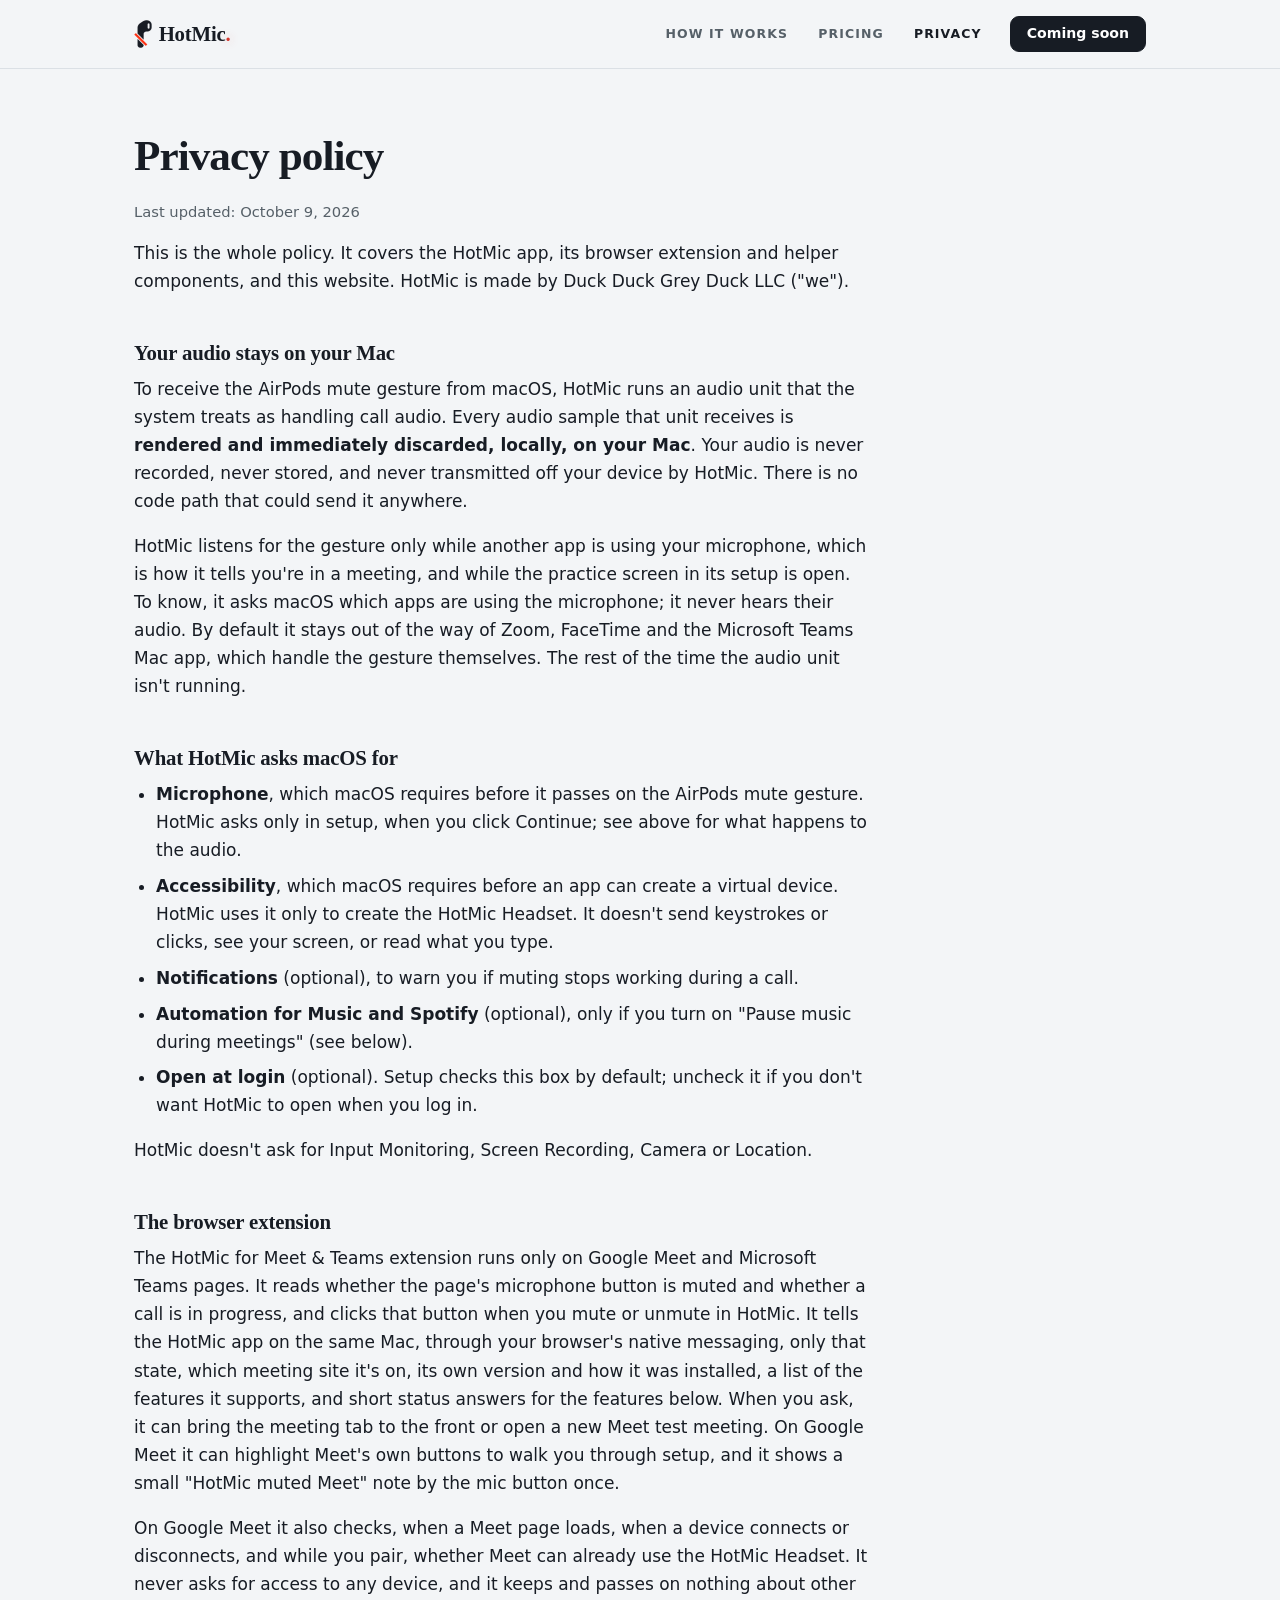
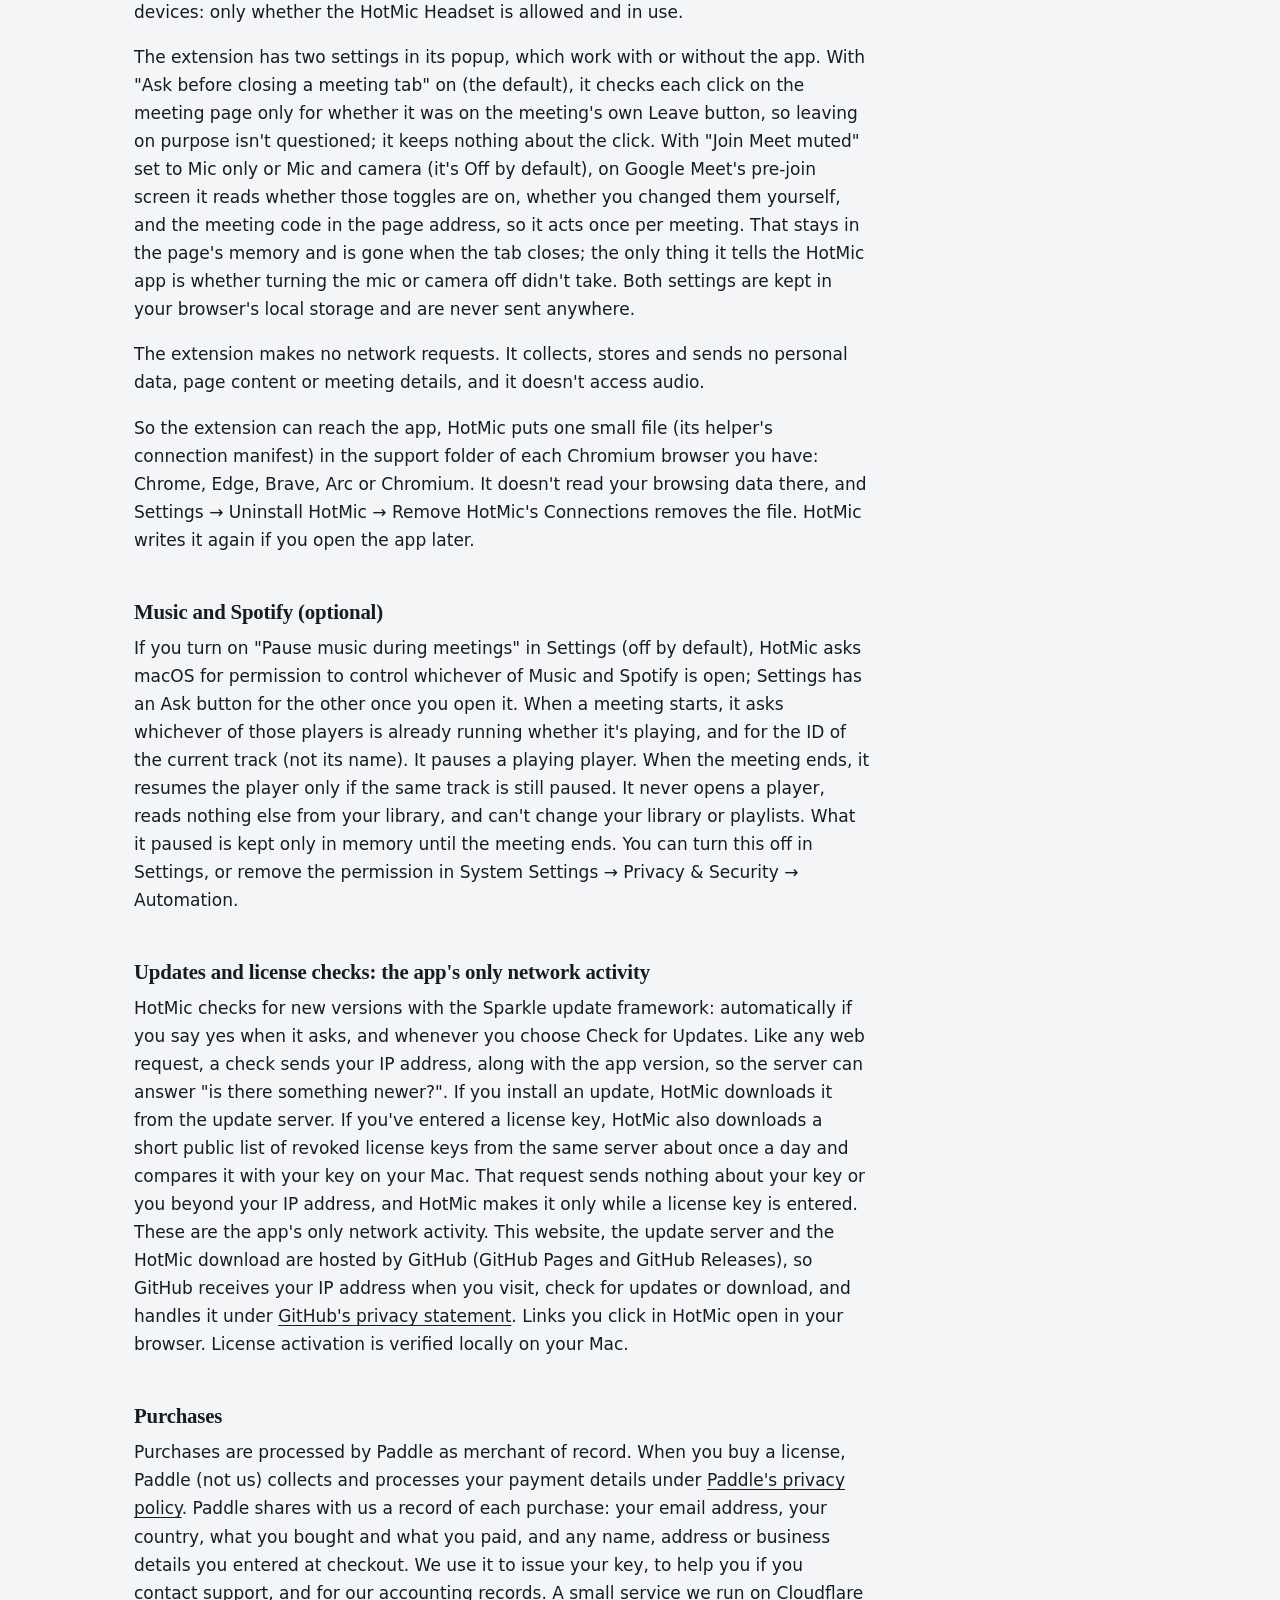
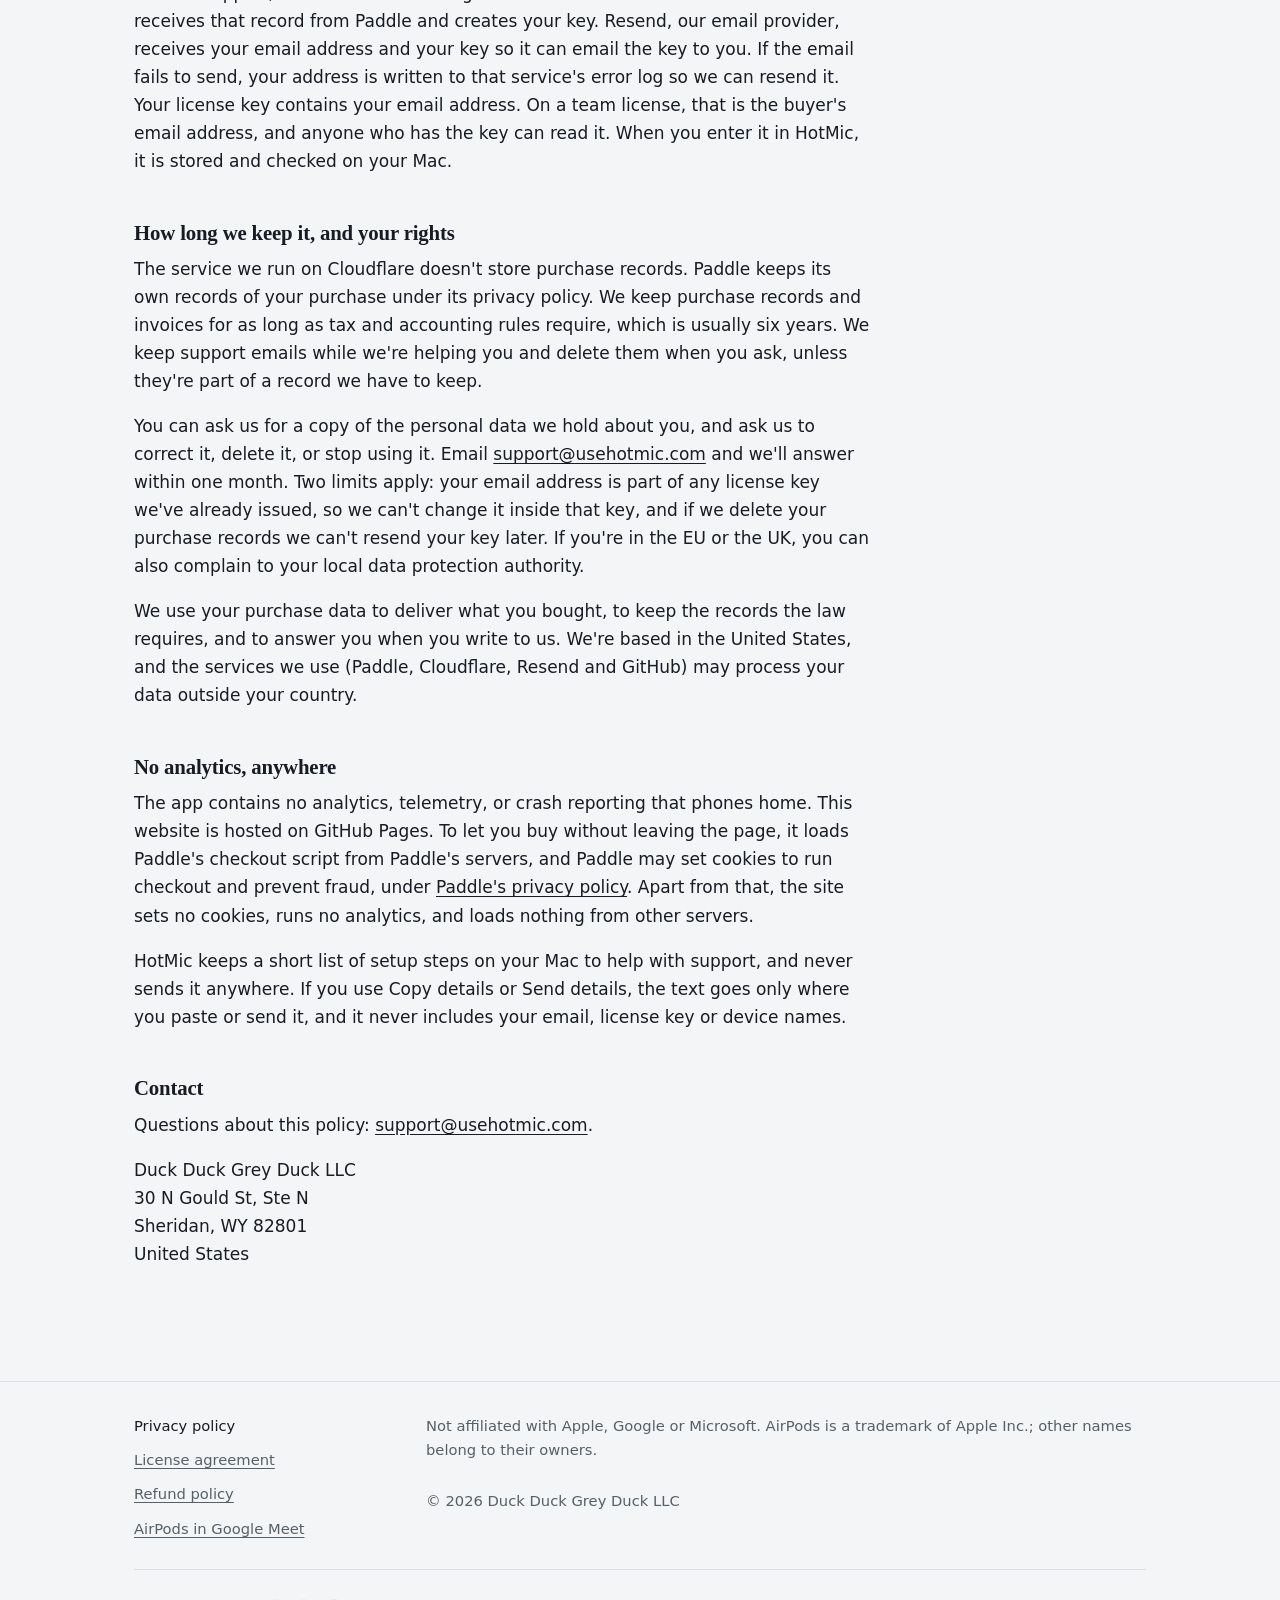
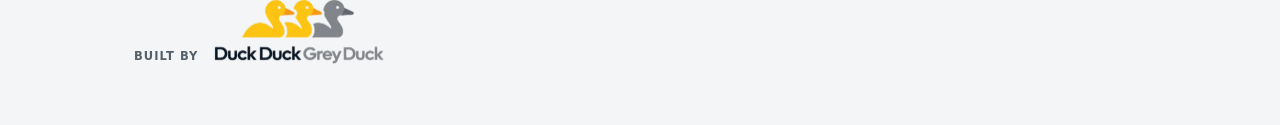
<file: privacy.html>
<!DOCTYPE html>
<html lang="en">
<head>
<meta charset="utf-8">
<meta name="viewport" content="width=device-width, initial-scale=1">
<title>HotMic privacy policy</title>
<meta name="description" content="HotMic's privacy policy: audio is rendered and discarded locally, never recorded, stored, or transmitted. No analytics, no tracking.">
<link rel="stylesheet" href="styles.css">
<link rel="icon" href="assets/favicon.ico" sizes="any">
<link rel="icon" type="image/png" sizes="32x32" href="assets/favicon-32.png">
<link rel="icon" type="image/png" sizes="16x16" href="assets/favicon-16.png">
<link rel="apple-touch-icon" href="assets/apple-touch-icon.png">
<meta name="theme-color" content="#f3f5f7">
<meta property="og:type" content="website">
<meta property="og:site_name" content="HotMic">
<meta property="og:title" content="HotMic privacy policy">
<meta property="og:description" content="HotMic's privacy policy: audio is rendered and discarded locally, never recorded, stored, or transmitted. No analytics, no tracking.">
<meta property="og:url" content="https://usehotmic.com/privacy.html">
<meta property="og:image" content="https://usehotmic.com/assets/og-image.png">
<meta property="og:image:width" content="1200">
<meta property="og:image:height" content="630">
<meta property="og:image:alt" content="The HotMic app icon and wordmark">
<meta name="twitter:card" content="summary_large_image">
<meta name="twitter:title" content="HotMic privacy policy">
<meta name="twitter:description" content="HotMic's privacy policy: audio is rendered and discarded locally, never recorded, stored, or transmitted. No analytics, no tracking.">
<meta name="twitter:image" content="https://usehotmic.com/assets/og-image.png">
<meta name="twitter:image:alt" content="The HotMic app icon and wordmark">
</head>
<body>
<a class="skip" href="#main">Skip to content</a>

<header class="site-head">
  <div class="wrap">
    <a class="wordmark" href="index.html"><img class="glyph" src="assets/glyph-56.png" srcset="assets/glyph-56.png 2x, assets/glyph-84.png 3x" alt="" width="18" height="28">HotMic<span class="dot">.</span></a>
    <nav aria-label="Site">
      <a href="index.html#how">How it works</a>
      <a href="index.html#pricing">Pricing</a>
      <a href="privacy.html" aria-current="page">Privacy</a>
    </nav>
    <a class="btn head-cta" href="index.html#download">Coming soon</a>
  </div>
</header>

<main id="main" class="legal">
  <div class="wrap">
    <div class="prose">
      <h1>Privacy policy</h1>
      <p class="updated">Last updated: October 9, 2026</p>

      <p>This is the whole policy. It covers the HotMic app, its browser
      extension and helper components, and this website. HotMic is made by
      Duck Duck Grey Duck LLC ("we").</p>

      <h2>Your audio stays on your Mac</h2>
      <p>To receive the AirPods mute gesture from macOS, HotMic runs an audio
      unit that the system treats as handling call audio. Every audio sample
      that unit receives is <strong>rendered and immediately discarded, locally,
      on your Mac</strong>. Your audio is never recorded, never stored, and
      never transmitted off your device by HotMic. There is no code path that
      could send it anywhere.</p>
      <p>HotMic listens for the gesture only while another app is using your
      microphone, which is how it tells you're in a meeting, and while the
      practice screen in its setup is open. To know, it asks macOS which apps
      are using the microphone; it never hears their audio. By default it
      stays out of the way of Zoom, FaceTime and the Microsoft Teams Mac app, which handle
      the gesture themselves. The rest of the time the audio unit isn't
      running.</p>

      <h2>What HotMic asks macOS for</h2>
      <ul>
        <li><strong>Microphone</strong>, which macOS requires before it passes
        on the AirPods mute gesture. HotMic asks only in setup, when you click
        Continue; see above for what happens to the audio.</li>
        <li><strong>Accessibility</strong>, which macOS requires before an app
        can create a virtual device. HotMic uses it only to create the HotMic
        Headset. It doesn't send keystrokes or clicks, see your screen, or
        read what you type.</li>
        <li><strong>Notifications</strong> (optional), to warn you if muting
        stops working during a call.</li>
        <li><strong>Automation for Music and Spotify</strong> (optional), only
        if you turn on "Pause music during meetings" (see below).</li>
        <li><strong>Open at login</strong> (optional). Setup checks this box by
        default; uncheck it if you don't want HotMic to open when you log
        in.</li>
      </ul>
      <p>HotMic doesn't ask for Input Monitoring, Screen Recording, Camera or
      Location.</p>

      <h2>The browser extension</h2>
      <p>The HotMic for Meet &amp; Teams extension runs only on Google Meet
      and Microsoft Teams pages. It reads whether the page's microphone button
      is muted and whether a call is in progress, and clicks that button when
      you mute or unmute in HotMic. It tells the HotMic app on the same Mac,
      through your browser's native messaging, only that state, which meeting
      site it's on, its own version and how it was installed, a list of the
      features it supports, and short status answers for the
      features below. When you ask, it can bring the meeting tab to the front
      or open a new Meet test meeting. On Google Meet it can highlight Meet's
      own buttons to walk you through setup, and it shows a small "HotMic
      muted Meet" note by the mic button once.</p>
      <p>On Google Meet it also checks, when a Meet page loads, when a device
      connects or disconnects, and while you pair, whether Meet can already use the HotMic Headset. It never asks
      for access to any device, and it keeps and passes on nothing about
      other devices: only whether the HotMic Headset is allowed and in
      use.</p>
      <p>The extension has two settings in its popup, which work with or
      without the app. With "Ask before closing a meeting tab" on (the
      default), it checks each click on the meeting page only for whether it
      was on the meeting's own Leave button, so leaving on purpose isn't
      questioned; it keeps nothing about the click. With "Join Meet muted"
      set to Mic only or Mic and camera (it's Off by default), on Google
      Meet's pre-join screen it reads whether those toggles are on, whether
      you changed them yourself, and the meeting code in the page address, so
      it acts once per meeting. That stays in the page's memory and is gone
      when the tab closes; the only thing it tells the HotMic app is whether
      turning the mic or camera off didn't take. Both settings are kept in
      your browser's local storage and are never sent anywhere.</p>
      <p>The extension makes no network requests. It collects, stores and sends
      no personal data, page content or meeting details, and it doesn't
      access audio.</p>
      <p>So the extension can reach the app, HotMic puts one small file (its
      helper's connection manifest) in the support folder of each Chromium
      browser you have: Chrome, Edge, Brave, Arc or Chromium. It doesn't read
      your browsing data there, and Settings &rarr; Uninstall HotMic &rarr;
      Remove HotMic's Connections removes the file. HotMic writes it again if
      you open the app later.</p>

      <h2>Music and Spotify (optional)</h2>
      <p>If you turn on "Pause music during meetings" in Settings (off by
      default), HotMic asks macOS for permission to control
      whichever of Music and Spotify is open; Settings has an Ask button for
      the other once you open it. When a meeting starts, it asks whichever of those
      players is already running whether it's playing, and for the ID of the
      current track (not its name). It pauses a playing player. When the
      meeting ends, it resumes the player only if the same track is still
      paused. It never opens a player, reads nothing else from your library,
      and can't change your library or playlists. What it paused is kept only
      in memory until the meeting ends. You can turn this off in Settings, or
      remove the permission in System Settings &rarr; Privacy &amp; Security
      &rarr; Automation.</p>

      <h2>Updates and license checks: the app's only network activity</h2>
      <p>HotMic checks for new versions with the Sparkle update framework:
      automatically if you say yes when it asks, and whenever you choose
      Check for Updates. Like any web request, a check sends your IP
      address, along with the app version, so the server can answer "is
      there something newer?". If you install an update, HotMic downloads it
      from the update server. If you've entered a license key, HotMic also
      downloads a short public list of revoked license keys from the same
      server about once a day and compares it with your key on your Mac.
      That request sends nothing about your key or you beyond your IP
      address, and HotMic makes it only while a license key is entered.
      These are the app's only network activity. This website, the update server and the HotMic
      download are hosted by GitHub (GitHub Pages and GitHub Releases), so
      GitHub receives your IP address when you visit, check for updates or
      download, and handles it under
      <a href="https://docs.github.com/en/site-policy/privacy-policies/github-general-privacy-statement" rel="noopener">GitHub's privacy statement</a>.
      Links
      you click in HotMic open in your browser. License activation is
      verified locally on your Mac.</p>

      <h2>Purchases</h2>
      <p>Purchases are processed by Paddle as merchant of record. When you buy
      a license, Paddle (not us) collects and processes your payment details
      under
      <a href="https://www.paddle.com/legal/privacy" rel="noopener">Paddle's privacy policy</a>.
      Paddle shares with us a record of each purchase: your email address,
      your country, what you bought and what you paid, and any name, address
      or business details you entered at checkout. We use it to issue your
      key, to help you if you contact support, and for our accounting
      records. A small service we run on Cloudflare receives that record from
      Paddle and creates your key. Resend, our email provider, receives your
      email address and your key so it can email the key to you. If the email
      fails to send, your address is written to that service's error log so
      we can resend it. Your license key contains your email address. On a
      team license, that is the buyer's email address, and anyone who has the
      key can read it. When you enter it in
      HotMic, it is stored and checked on your Mac.</p>

      <h2>How long we keep it, and your rights</h2>
      <p>The service we run on Cloudflare doesn't store purchase records.
      Paddle keeps its own records of your purchase under its privacy
      policy. We keep purchase records and invoices for as long as tax and
      accounting rules require, which is usually six years. We keep support
      emails while we're helping you and delete them when you ask, unless
      they're part of a record we have to keep.</p>
      <p>You can ask us for a copy of the personal data we hold about you,
      and ask us to correct it, delete it, or stop using it. Email
      <a href="mailto:support@usehotmic.com">support@usehotmic.com</a> and
      we'll answer within one month. Two limits apply: your email address
      is part of any license key we've already issued, so we can't change it
      inside that key, and if we delete your purchase records we can't
      resend your key later. If you're in the EU or the UK, you can also
      complain to your local data protection authority.</p>
      <p>We use your purchase data to deliver what you bought, to keep the
      records the law requires, and to answer you when you write to us. We're
      based in the United States, and the services we use (Paddle,
      Cloudflare, Resend and GitHub) may process your data outside your
      country.</p>

      <h2>No analytics, anywhere</h2>
      <p>The app contains no analytics, telemetry, or crash reporting that
      phones home. This website is hosted on GitHub Pages. To let you buy
      without leaving the page, it loads Paddle's checkout script from
      Paddle's servers, and Paddle may set cookies to run checkout and
      prevent fraud, under
      <a href="https://www.paddle.com/legal/privacy" rel="noopener">Paddle's privacy policy</a>.
      Apart from that, the site sets no cookies, runs no analytics, and
      loads nothing from other servers.</p>
      <p>HotMic keeps a short list of setup steps on your Mac to help with
      support, and never sends it anywhere. If you use Copy details or Send
      details, the text goes only where you paste or send it, and it
      never includes your email, license key or device names.</p>

      <h2>Contact</h2>
      <p>Questions about this policy:
      <a href="mailto:support@usehotmic.com">support@usehotmic.com</a>.</p>
      <p>Duck Duck Grey Duck LLC<br>
      30 N Gould St, Ste N<br>
      Sheridan, WY 82801<br>
      United States</p>
    </div>
  </div>
</main>

<footer class="site-foot">
  <div class="wrap">
    <nav aria-label="Legal">
      <a href="privacy.html" aria-current="page">Privacy policy</a>
      <a href="eula.html">License agreement</a>
      <a href="index.html#refunds">Refund policy</a>
      <a href="google-meet-airpods.html">AirPods in Google Meet</a>
    </nav>
    <p>Not affiliated with Apple, Google or Microsoft. AirPods is a trademark of Apple Inc.; other names belong to their owners.</p>
    <p>&copy; 2026 Duck Duck Grey Duck LLC</p>
    <p class="maker">
      <span class="maker-label">Built by</span>
      <picture>
        <source type="image/webp" srcset="assets/ddgd-logo-360.webp 2x, assets/ddgd-logo-540.webp 3x">
        <img src="assets/ddgd-logo-360.png" srcset="assets/ddgd-logo-360.png 2x, assets/ddgd-logo-540.png 3x" alt="Duck Duck Grey Duck LLC" width="360" height="151" loading="lazy" decoding="async">
      </picture>
    </p>
  </div>
</footer>

</body>
</html>
</file>
<file: styles.css>
/* HotMic site: "Two switches, one truth."
   Self-contained: system fonts only, zero JS, zero external origins. */

:root {
  --paper: #f3f5f7;
  --ink: #171c24;
  --soft: #566068;
  --line: #dbe0e5;
  --card: #ffffff;

  --night: #101318;        /* demo band: inside-the-call surface */
  --night-2: #14181f;      /* privacy band */
  --meet: #202124;         /* Google Meet dark tile */
  --fog: #a6adb8;          /* text on dark */

  --live: #0e8f52;         /* live state on light */
  --live-bright: #3dcc85;  /* live state on dark */
  --red: #d6362d;          /* muted state on light */
  --red-deep: #a8281f;
  --red-bright: #f0564c;   /* muted state on dark */

  /* concrete faces first: ui-serif / "New York" activation flaked in cold-start
     headless renders, so lead with always-resident serifs */
  --serif: "Iowan Old Style", Palatino, "Palatino Linotype", Georgia, "New York", ui-serif, "Times New Roman", serif;
  --sans: system-ui, -apple-system, "SF Pro Text", "Helvetica Neue", Arial, sans-serif;

  --cycle: 8s;             /* one full demo loop */
  color-scheme: light;
}

* { box-sizing: border-box; }

html { scroll-behavior: smooth; background: var(--paper); }
@media (prefers-reduced-motion: reduce) {
  html { scroll-behavior: auto; }
}

body {
  margin: 0;
  background: var(--paper);
  color: var(--ink);
  font: 17px/1.65 var(--sans);
  -webkit-font-smoothing: antialiased;
  text-rendering: optimizeLegibility;
}

a { color: inherit; }
a:hover { color: var(--red-deep); }

:focus-visible {
  outline: 3px solid var(--ink);
  outline-offset: 3px;
  border-radius: 3px;
}
.demo-band :focus-visible,
.trust-band :focus-visible {
  outline-color: #ffffff;
}

::selection { background: #cfe9dc; }

.wrap {
  max-width: 1060px;
  margin: 0 auto;
  padding: 0 24px;
}

.prose { max-width: 62ch; }

h1, h2 {
  font-family: var(--serif);
  font-weight: 600;
  margin: 0 0 0.5em;
}

h1 {
  font-size: clamp(2.25rem, 5.4vw, 3.8rem);
  line-height: 1.06;
  letter-spacing: -0.022em;
  text-wrap: balance;
  max-width: 21ch;
}

h2 {
  font-size: clamp(1.6rem, 3.1vw, 2.3rem);
  line-height: 1.14;
  letter-spacing: -0.014em;
  text-wrap: balance;
}

p { margin: 0 0 1em; }

section, .trust-band { scroll-margin-top: 92px; }

/* ---------- header ---------- */

.site-head {
  position: sticky;
  top: 0;
  z-index: 20;
  background: rgba(243, 245, 247, 0.94);
  -webkit-backdrop-filter: blur(14px);
  backdrop-filter: blur(14px);
  border-bottom: 1px solid var(--line);
}

.site-head .wrap {
  display: flex;
  flex-wrap: wrap;
  align-items: baseline;
  gap: 0 28px;
  padding-top: 16px;
  padding-bottom: 16px;
}

.wordmark {
  font-family: var(--serif);
  font-weight: 700;
  font-size: 1.3rem;
  letter-spacing: -0.01em;
  text-decoration: none;
  margin-right: auto;
}

.wordmark .dot {
  color: var(--red);
  text-shadow: 0 0 10px rgba(214, 54, 45, 0.45);
}

/* nav in the page's editorial voice: folio-style small caps, red rule on hover */
.site-head nav {
  display: flex;
  flex-wrap: wrap;
  gap: 4px 30px;
  font-size: 0.78rem;
  font-weight: 650;
  letter-spacing: 0.09em;
  text-transform: uppercase;
}

.site-head nav a {
  position: relative;
  text-decoration: none;
  color: var(--soft);
  padding: 2px 0;
}
.site-head nav a::after {
  content: "";
  position: absolute;
  left: 0;
  right: 0;
  bottom: -3px;
  height: 2px;
  background: var(--red);
  transform: scaleX(0);
  transform-origin: left;
  transition: transform 0.18s ease;
}
.site-head nav a:hover { color: var(--ink); }
.site-head nav a:hover::after { transform: scaleX(1); }
@media (prefers-reduced-motion: reduce) {
  .site-head nav a::after { transition: none; }
}

/* deliberate mobile arrangement: nav takes its own ruled row under the wordmark */
@media (max-width: 620px) {
  .site-head .wrap {
    padding-top: 12px;
    padding-bottom: 0;
  }
  .site-head nav {
    order: 2;
    width: 100%;
    justify-content: space-between;
    gap: 4px 12px;
    font-size: 0.7rem;
    letter-spacing: 0.06em;
    border-top: 1px solid var(--line);
    margin-top: 10px;
    padding: 10px 0 12px;
  }
}

/* ---------- hero ---------- */

.hero {
  padding: 92px 0 60px;
}

.hero .sub {
  font-size: 1.2rem;
  line-height: 1.55;
  color: var(--soft);
  max-width: 46ch;
  margin-top: 0.4em;
}

.cta-row {
  display: flex;
  flex-wrap: wrap;
  align-items: center;
  gap: 14px 16px;
  margin: 30px 0 10px;
}

.btn {
  display: inline-block;
  background: var(--ink);
  color: #fff;
  text-decoration: none;
  font-weight: 600;
  font-size: 1rem;
  padding: 13px 26px;
  border-radius: 11px;
  border: 1px solid var(--ink);
  box-shadow: 0 1px 2px rgba(16, 19, 24, 0.18), 0 6px 18px -8px rgba(16, 19, 24, 0.35);
  transition: transform 0.15s ease, box-shadow 0.15s ease, background-color 0.15s ease;
}
.btn:hover {
  color: #fff;
  background: #000;
  transform: translateY(-1px);
  box-shadow: 0 2px 3px rgba(16, 19, 24, 0.2), 0 10px 24px -8px rgba(16, 19, 24, 0.4);
}

.btn.quiet {
  background: transparent;
  color: var(--ink);
  border: 1px solid var(--line);
  box-shadow: none;
}
.btn.quiet:hover {
  color: var(--ink);
  border-color: var(--ink);
  background: transparent;
  transform: translateY(-1px);
  box-shadow: none;
}

.cta-note {
  color: var(--soft);
  font-size: 0.92rem;
}

/* ---------- demo band: the set piece ---------- */

.demo-band {
  background:
    radial-gradient(120% 90% at 50% 0%, #1a2029 0%, var(--night) 55%),
    var(--night);
  border-top: 1px solid #0a0c10;
  border-bottom: 1px solid var(--line);
  padding: 72px 0 64px;
  color: var(--fog);
  overflow: hidden;
}

.demo {
  margin: 0;
  display: flex;
  flex-direction: column;
  align-items: center;
  gap: 34px;
}

.demo-stage {
  display: grid;
  grid-template-columns: minmax(230px, 330px) minmax(110px, 170px) minmax(250px, 350px);
  align-items: stretch;
  justify-content: center;
  width: 100%;
}

/* --- panels --- */

.panel {
  position: relative;
  border-radius: 20px;
  min-height: 420px;
  display: flex;
  flex-direction: column;
}

.panel-head {
  position: absolute;
  top: 14px;
  left: 16px;
  display: flex;
  align-items: center;
  gap: 8px;
  font-size: 0.8rem;
  font-weight: 600;
  letter-spacing: 0.01em;
  z-index: 2;
}

.pod-panel {
  background: linear-gradient(165deg, #ffffff 0%, #eef1f4 70%, #e2e7ec 100%);
  border: 1px solid rgba(255, 255, 255, 0.7);
  box-shadow: 0 24px 48px -24px rgba(0, 0, 0, 0.75), 0 0 0 1px rgba(0, 0, 0, 0.25);
  color: var(--soft);
  overflow: hidden;
}

.meet-panel {
  background: var(--meet);
  border: 1px solid rgba(255, 255, 255, 0.09);
  box-shadow: 0 24px 48px -24px rgba(0, 0, 0, 0.75);
  padding: 46px 14px 14px;
  color: var(--fog);
  justify-content: flex-end;
  gap: 12px;
}

/* the two agreement dots: one truth on both sides.
   The container breathes gently during the long holds. */
.sync-dot {
  position: relative;
  width: 9px;
  height: 9px;
  flex: none;
  animation: hold-breathe var(--cycle) ease-in-out infinite;
}
.sync-dot span {
  position: absolute;
  inset: 0;
  border-radius: 50%;
}
.sync-dot .d-live {
  background: var(--live-bright);
  box-shadow: 0 0 8px rgba(61, 204, 133, 0.7);
  animation: to-live var(--cycle) linear infinite;
}
.sync-dot .d-muted {
  background: var(--red-bright);
  box-shadow: 0 0 8px rgba(240, 86, 76, 0.7);
  opacity: 0;
  animation: to-muted var(--cycle) linear infinite;
}
/* the pod-side dot flips at the SQUEEZE (the AirPods know first); the Meet-side
   dot keeps the shared to-live/to-muted timing and flips only when the pill lands,
   so truth propagates left to right. */
.pod-panel .sync-dot .d-live {
  background: var(--live);
  box-shadow: 0 0 8px rgba(14, 143, 82, 0.5);
  animation: pod-to-live var(--cycle) linear infinite;
}
.pod-panel .sync-dot .d-muted {
  background: var(--red);
  box-shadow: 0 0 8px rgba(214, 54, 45, 0.5);
  animation: pod-to-muted var(--cycle) linear infinite;
}

/* --- AirPods panel: the close-up ---
   The earbud is a cinematic crop: body crests near the top of the frame,
   the stem dominates the middle, and its bottom bleeds off the panel edge.
   A slow camera push-in (on .pod-cam) syncs with each squeeze. */

.pod-crop {
  position: absolute;
  inset: 0;
  overflow: hidden;
  border-radius: inherit;
}

.pod-cam {
  position: absolute;
  inset: 0;
  transform-origin: 52% 68%;
  animation: cam-push var(--cycle) ease-in-out infinite;
}

.airpod {
  position: absolute;
  top: 22px;
  left: 50%;
  width: 226px;
  margin-left: -113px;
  overflow: visible;
  filter: drop-shadow(0 14px 18px rgba(15, 18, 24, 0.16));
}

.stem-squeeze {
  transform-box: fill-box;
  transform-origin: 50% 0%;
  animation: stem-pinch var(--cycle) ease-in-out infinite;
}

/* pinch pads: two soft fingertips that slide in, rest on the stem, and press.
   The long rest (2.2%-8.5%) is the anticipation beat. It also makes frame 1
   of any capture a stable image regardless of headless startup jitter. */
.pad {
  opacity: 0;
  transform-box: fill-box;
  transform-origin: center;
}
.pad-l { animation: pad-l var(--cycle) ease-in-out infinite; }
.pad-r { animation: pad-r var(--cycle) ease-in-out infinite; }

/* press shockwave + flash, colored by the state the squeeze produces */
.ring {
  fill: none;
  stroke-width: 3;
  opacity: 0;
  transform-box: fill-box;
  transform-origin: center;
}
.ring-a {
  stroke: var(--red);
  filter: drop-shadow(0 0 6px rgba(214, 54, 45, 0.6));
  animation: ring-a var(--cycle) ease-out infinite;
}
.ring-b {
  stroke: var(--live);
  filter: drop-shadow(0 0 6px rgba(14, 143, 82, 0.6));
  animation: ring-b var(--cycle) ease-out infinite;
}
.flash {
  opacity: 0;
  transform-box: fill-box;
  transform-origin: center;
}
.flash-a { fill: var(--red); animation: flash-a var(--cycle) ease-out infinite; }
.flash-b { fill: var(--live); animation: flash-b var(--cycle) ease-out infinite; }

.squeeze-chip {
  opacity: 0;
  transform-box: fill-box;
  transform-origin: center;
  animation: chip-pop var(--cycle) ease-in-out infinite;
}
.squeeze-chip text {
  font: 700 13px var(--sans);
  letter-spacing: 0.02em;
  fill: #ffffff;
}

/* --- connector: the HotMic relay --- */

.link-col {
  position: relative;
  display: flex;
  align-items: center;
  justify-content: center;
  min-height: 100%;
}

.link {
  width: 100%;
  height: 40px;
  overflow: visible;
  display: block;
}
.link-v { display: none; }

.link .track {
  fill: none;
  stroke: rgba(255, 255, 255, 0.24);
  stroke-width: 2;
  stroke-linecap: round;
  /* the wire remembers the last state that passed through it */
  animation: track-tint var(--cycle) linear infinite;
}

/* the pulse: a bold luminous comet. dasharray period (20+200) exceeds
   pathLength+dash so the dash never wraps back onto the path. */
.link .sig {
  fill: none;
  stroke-width: 5;
  stroke-linecap: round;
  stroke-dasharray: 20 200;
  stroke-dashoffset: 20;
  opacity: 0;
}
.link .sig-a {
  stroke: var(--red-bright);
  filter: drop-shadow(0 0 8px rgba(240, 86, 76, 0.9));
  animation: sig-a var(--cycle) cubic-bezier(0.45, 0.05, 0.55, 0.95) infinite;
}
.link .sig-b {
  stroke: var(--live-bright);
  filter: drop-shadow(0 0 8px rgba(61, 204, 133, 0.9));
  animation: sig-b var(--cycle) cubic-bezier(0.45, 0.05, 0.55, 0.95) infinite;
}

/* the relay node sits ON the wire; the pulse passes through it and it reacts */
.bridge-node {
  position: absolute;
  top: 50%;
  left: 50%;
  width: 18px;
  height: 18px;
  transform: translate(-50%, -50%);
  border-radius: 50%;
  background: #171c24;
  border: 2px solid rgba(255, 255, 255, 0.5);
  box-shadow: 0 0 12px rgba(0, 0, 0, 0.6);
  animation: node-react var(--cycle) ease-in-out infinite;
}
/* the LED: color follows the state the pulse hands over; breathes during holds */
.bridge-node::after {
  content: "";
  position: absolute;
  inset: 3px;
  border-radius: 50%;
  background: var(--live-bright);
  animation:
    node-led var(--cycle) linear infinite,
    led-breathe var(--cycle) ease-in-out infinite;
}
/* the reaction ring that bursts as the pulse passes through, big enough to
   carry the absorb/re-emit beat at a glance */
.bridge-node::before {
  content: "";
  position: absolute;
  left: 50%;
  top: 50%;
  width: 44px;
  height: 44px;
  margin: -22px 0 0 -22px;
  border-radius: 50%;
  border: 3px solid var(--red-bright);
  opacity: 0;
  animation: node-ring var(--cycle) ease-out infinite;
}

.bridge {
  position: absolute;
  top: calc(50% + 18px);
  left: 50%;
  transform: translateX(-50%);
  display: flex;
  align-items: center;
  gap: 6px;
  background: #1c222b;
  border: 1px solid rgba(255, 255, 255, 0.16);
  color: #e8ebef;
  font-size: 0.74rem;
  font-weight: 700;
  letter-spacing: 0.02em;
  padding: 5px 10px;
  border-radius: 999px;
  box-shadow: 0 4px 14px rgba(0, 0, 0, 0.5);
}
/* the brand dot is a miniature of the node LED: it carries the state,
   never contradicts it */
.bridge-dot {
  width: 6px;
  height: 6px;
  border-radius: 50%;
  background: var(--live-bright);
  box-shadow: 0 0 6px rgba(61, 204, 133, 0.8);
  animation: pill-dot var(--cycle) linear infinite;
}

/* --- Google Meet panel --- */

.meet-tile {
  position: relative;
  flex: 1;
  border-radius: 13px;
  background:
    radial-gradient(140% 120% at 30% 0%, #2b2e33 0%, #202226 55%, #1a1c20 100%);
  border: 1px solid rgba(255, 255, 255, 0.05);
  display: flex;
  align-items: center;
  justify-content: center;
  min-height: 168px;
  overflow: hidden;
}

.avatar {
  width: 74px;
  height: 74px;
  border-radius: 50%;
  overflow: hidden;
}

/* Meet-authentic tile furniture: name tag, corner badges, bottom toast */
.you-tag {
  position: absolute;
  left: 10px;
  bottom: 9px;
  font-size: 0.72rem;
  font-weight: 500;
  letter-spacing: 0.01em;
  color: #e8eaed;
  background: rgba(0, 0, 0, 0.42);
  padding: 3px 9px;
  border-radius: 5px;
}

/* while live, the corner shows a dancing audio indicator, so the tile looks alive */
.speak-badge {
  position: absolute;
  top: 9px;
  right: 9px;
  width: 24px;
  height: 24px;
  border-radius: 50%;
  background: rgba(0, 0, 0, 0.45);
  border: 1px solid rgba(255, 255, 255, 0.1);
  display: flex;
  align-items: flex-end;
  justify-content: center;
  gap: 2px;
  padding-bottom: 6px;
  animation: speak-show var(--cycle) linear infinite;
}
.speak-badge .sb {
  width: 3px;
  height: 12px;
  border-radius: 2px;
  background: var(--live-bright);
  transform-origin: bottom;
  animation: sb-dance calc(var(--cycle) / 7) ease-in-out infinite;
}
.speak-badge .sb:nth-child(1) { animation-delay: -0.2s; height: 9px; }
.speak-badge .sb:nth-child(3) { animation-delay: -0.55s; height: 10px; }

.mute-badge {
  position: absolute;
  top: 9px;
  right: 9px;
  width: 24px;
  height: 24px;
  border-radius: 50%;
  background: var(--red);
  display: flex;
  align-items: center;
  justify-content: center;
  box-shadow: 0 0 12px rgba(214, 54, 45, 0.5);
  opacity: 0;
  animation:
    badge-pop var(--cycle) linear infinite,
    badge-glow var(--cycle) ease-in-out infinite;
}
.mute-badge svg { width: 14px; height: 14px; }

.toast {
  position: absolute;
  left: 50%;
  bottom: 10px;
  transform: translate(-50%, 16px);
  display: flex;
  align-items: center;
  gap: 7px;
  background: rgba(32, 33, 36, 0.94);
  border: 1px solid rgba(255, 255, 255, 0.08);
  color: #e8eaed;
  font-size: 0.78rem;
  font-weight: 500;
  padding: 7px 13px;
  border-radius: 8px;
  box-shadow: 0 6px 16px rgba(0, 0, 0, 0.4);
  white-space: nowrap;
  opacity: 0;
}
.toast svg { width: 14px; height: 14px; flex: none; }
.t-live::before {
  content: "";
  width: 7px;
  height: 7px;
  border-radius: 50%;
  background: var(--live-bright);
  box-shadow: 0 0 6px rgba(61, 204, 133, 0.8);
}
.t-muted { animation: toast-muted var(--cycle) linear infinite; }
.t-live { animation: toast-live var(--cycle) linear infinite; }

.meet-bar {
  display: flex;
  align-items: center;
  justify-content: center;
  gap: 12px;
  padding: 4px 0 2px;
}

.pill {
  position: relative;
  width: 74px;
  height: 52px;
  animation: pill-pop var(--cycle) ease-in-out infinite;
}
.pill span {
  position: absolute;
  inset: 0;
  display: flex;
  align-items: center;
  justify-content: center;
  border-radius: 16px;
}
.pill .live {
  background: #3c4043;
  border: 1px solid rgba(255, 255, 255, 0.08);
  animation: to-live var(--cycle) linear infinite;
}
.pill .muted {
  background: var(--red);
  border: 1px solid rgba(255, 255, 255, 0.12);
  box-shadow: 0 0 18px rgba(214, 54, 45, 0.45);
  opacity: 0;
  animation: to-muted var(--cycle) linear infinite;
}
.pill svg { width: 27px; height: 27px; }

.mbtn {
  width: 74px;
  height: 52px;
  border-radius: 16px;
  background: #3c4043;
  border: 1px solid rgba(255, 255, 255, 0.08);
  display: flex;
  align-items: center;
  justify-content: center;
  opacity: 0.75;
}
.mbtn svg { width: 25px; height: 25px; }

/* pause control (WCAG 2.2.2): a visually hidden checkbox plus its label */
#demo-pause:checked ~ .demo-stage *,
#demo-pause:checked ~ .demo-stage *::before,
#demo-pause:checked ~ .demo-stage *::after {
  animation-play-state: paused;
}
.demo-pause {
  display: inline-block;
  margin-bottom: 12px;
  font-size: 14px;
  color: var(--fog);
  text-decoration: underline;
  cursor: pointer;
}
#demo-pause:focus-visible + .demo-pause {
  outline: 3px solid #fff;
  outline-offset: 3px;
  border-radius: 3px;
}

.demo figcaption {
  color: var(--fog);
  font-size: 0.98rem;
  text-align: center;
  max-width: 52ch;
  text-wrap: balance;
}

/* --- the one orchestrated timeline (8s) ---
   0-2        fingertips slide in from the panel edges
   2.1-8.5    anticipation hold: fingers rest lightly on the stem; speaking
              bars dance in Meet, dots breathe, camera drifts. (This long rest
              also makes early filmstrip frames stable under headless startup
              jitter, which can run the clock a few hundred ms ahead.)
   9.1-12.7   SQUEEZE: stem spring-compresses to 0.86 on a wide plateau, red
              press flash on the touch strip + shockwave ring; "Squeeze" chip;
              the POD-side dot flips red at 9.9 (the AirPods know first)
   12.6-18.4  red pulse travels the wire and passes THROUGH the HotMic node at
              ~15.5: node punches to 1.45x, big burst ring, LED flashes WHITE
              (15.35-15.95) then adopts red: absorb, hand over, re-emit
   20.2-23.5  Meet flips to muted: pill dips (anticipation) then snaps with
              overshoot; corner badge pops; MEET-side dot flips; toast slides
              in (23-24.5). Truth propagates pod -> node -> Meet, in order.
   24.5-40.3  muted hold: badge glow pulses (peaks 28.1 / 40.6); wire stays
              red-tinted (it remembers); pod floats; toast leaves by 40.3
   44.3-49.8  squeeze B (same grammar, green consequence, plateau 46.3-47.7)
   50-56.5    green pulse travels; node flare + WHITE flash at 53.1, LED ->green
   57.7-61    Meet flips back to live; "You're live" toast in (62), out (74.6)
   62-100     live hold: speaking bars resume, wire green-tinted, camera settles

   Under headless virtual-time capture the animation clock tracks the time
   budget, so the 500ms filmstrip grid samples 3.125%, 9.375%, ... 96.875%;
   every hero moment sits on a plateau centered on one of those.

   Gesture artifacts and state layers also key `visibility` (a discrete,
   main-thread property) so any frozen frame shows one clean intentional
   state, never a compositor-desynced mid-pop.                             */

@keyframes cam-push {
  0%    { transform: translateY(0) scale(1.005); }
  5%    { transform: translateY(0) scale(1.012); }
  9.4%  { transform: translateY(0) scale(1.078); }
  12.7% { transform: translateY(0) scale(1.072); }
  15%   { transform: translateY(0) scale(1.05); }
  21%   { transform: translateY(0) scale(1.035); }
  28.1% { transform: translateY(2px) scale(1.028); }
  34.4% { transform: translateY(-2px) scale(1.022); }
  40.6% { transform: translateY(1.5px) scale(1.02); }
  44.5% { transform: translateY(0) scale(1.025); }
  46.9% { transform: translateY(0) scale(1.08); }
  49.8% { transform: translateY(0) scale(1.072); }
  53%   { transform: translateY(0) scale(1.05); }
  58%   { transform: translateY(0) scale(1.035); }
  67%   { transform: translateY(-1.5px) scale(1.025); }
  78%   { transform: translateY(1.5px) scale(1.015); }
  89%   { transform: translateY(-1px) scale(1.01); }
  100%  { transform: translateY(0) scale(1.005); }
}

@keyframes stem-pinch {
  0%, 7.6%     { transform: scaleX(1); }
  8.2%         { transform: scaleX(0.995); }
  8.8%, 12.7%  { transform: scaleX(0.86); animation-timing-function: cubic-bezier(0.3, 1.6, 0.5, 1); }
  13.6%        { transform: scaleX(1.05); }
  14.8%        { transform: scaleX(0.99); }
  16%, 44.8%   { transform: scaleX(1); }
  45.4%        { transform: scaleX(0.995); }
  46%, 47.7%   { transform: scaleX(0.86); animation-timing-function: cubic-bezier(0.3, 1.6, 0.5, 1); }
  48.6%        { transform: scaleX(1.05); }
  49.8%        { transform: scaleX(0.99); }
  51%, 100%    { transform: scaleX(1); }
}

@keyframes pad-l {
  0%, 0.7%     { transform: translateX(-40px); opacity: 0; visibility: hidden; }
  2.1%         { transform: translateX(-1.5px); opacity: 0.96; visibility: visible; }
  8.2%         { transform: translateX(-1.5px); }
  8.8%, 12.7%  { transform: translateX(3px); }
  13.6%        { transform: translateX(-0.5px); }
  14.8%        { transform: translateX(-1.5px); }
  16.2%        { transform: translateX(-4px); opacity: 0.9; }
  17.8%        { transform: translateX(-36px); opacity: 0; }
  17.9%, 42.9% { transform: translateX(-40px); opacity: 0; visibility: hidden; }
  44.3%        { transform: translateX(-1.5px); opacity: 0.96; visibility: visible; }
  45.4%        { transform: translateX(-1.5px); }
  46%, 47.7%   { transform: translateX(3px); }
  48.6%        { transform: translateX(-0.5px); }
  49.8%        { transform: translateX(-1.5px); }
  51.2%        { transform: translateX(-4px); opacity: 0.9; }
  52.8%        { transform: translateX(-36px); opacity: 0; }
  52.9%, 100%  { transform: translateX(-40px); opacity: 0; visibility: hidden; }
}

@keyframes pad-r {
  0%, 0.7%     { transform: translateX(40px); opacity: 0; visibility: hidden; }
  2.1%         { transform: translateX(1.5px); opacity: 0.96; visibility: visible; }
  8.2%         { transform: translateX(1.5px); }
  8.8%, 12.7%  { transform: translateX(-3px); }
  13.6%        { transform: translateX(0.5px); }
  14.8%        { transform: translateX(1.5px); }
  16.2%        { transform: translateX(4px); opacity: 0.9; }
  17.8%        { transform: translateX(36px); opacity: 0; }
  17.9%, 42.9% { transform: translateX(40px); opacity: 0; visibility: hidden; }
  44.3%        { transform: translateX(1.5px); opacity: 0.96; visibility: visible; }
  45.4%        { transform: translateX(1.5px); }
  46%, 47.7%   { transform: translateX(-3px); }
  48.6%        { transform: translateX(0.5px); }
  49.8%        { transform: translateX(1.5px); }
  51.2%        { transform: translateX(4px); opacity: 0.9; }
  52.8%        { transform: translateX(36px); opacity: 0; }
  52.9%, 100%  { transform: translateX(40px); opacity: 0; visibility: hidden; }
}

/* shockwave rings fade slowly enough to land on a filmstrip grid frame */
@keyframes ring-a {
  0%, 8.5%     { opacity: 0; transform: scale(0.5); visibility: hidden; }
  9%           { opacity: 0.9; transform: scale(0.8); visibility: visible; }
  12.9%        { opacity: 0.25; transform: scale(1.8); }
  13.9%        { opacity: 0; transform: scale(2.1); }
  14%, 100%    { opacity: 0; transform: scale(0.5); visibility: hidden; }
}

@keyframes ring-b {
  0%, 45.7%    { opacity: 0; transform: scale(0.5); visibility: hidden; }
  46.2%        { opacity: 0.9; transform: scale(0.8); visibility: visible; }
  49.3%        { opacity: 0.25; transform: scale(1.8); }
  50.1%        { opacity: 0; transform: scale(2.1); }
  50.2%, 100%  { opacity: 0; transform: scale(0.5); visibility: hidden; }
}

@keyframes flash-a {
  0%, 8.3%     { opacity: 0; transform: scale(0.4); visibility: hidden; }
  8.8%, 12.5%  { opacity: 0.9; transform: scale(1); visibility: visible; }
  13.8%        { opacity: 0; transform: scale(1.5); }
  13.9%, 100%  { opacity: 0; transform: scale(0.4); visibility: hidden; }
}

@keyframes flash-b {
  0%, 45.6%    { opacity: 0; transform: scale(0.4); visibility: hidden; }
  46.1%, 47.9% { opacity: 0.9; transform: scale(1); visibility: visible; }
  49.4%        { opacity: 0; transform: scale(1.5); }
  49.5%, 100%  { opacity: 0; transform: scale(0.4); visibility: hidden; }
}

@keyframes chip-pop {
  0%, 8%       { opacity: 0; transform: translateY(5px); visibility: hidden; }
  8.8%, 13.9%  { opacity: 1; transform: translateY(0); visibility: visible; }
  15.1%        { opacity: 0; transform: translateY(-4px); }
  15.2%, 45.2% { opacity: 0; transform: translateY(5px); visibility: hidden; }
  46.1%, 50.5% { opacity: 1; transform: translateY(0); visibility: visible; }
  52.4%        { opacity: 0; transform: translateY(-4px); }
  52.5%, 100%  { opacity: 0; transform: translateY(5px); visibility: hidden; }
}

/* pulse travels: dash slides along the path (pathLength=100); its midpoint
   (the node crossing) lands on the 15.625% / 53.125% grid frames */
@keyframes sig-a {
  0%, 12.6%    { stroke-dashoffset: 20; opacity: 0; visibility: hidden; }
  13.1%        { opacity: 1; visibility: visible; }
  17.9%        { opacity: 1; }
  18.4%        { stroke-dashoffset: -100; opacity: 0; }
  18.5%, 100%  { stroke-dashoffset: -100; opacity: 0; visibility: hidden; }
}

@keyframes sig-b {
  0%, 50%      { stroke-dashoffset: 20; opacity: 0; visibility: hidden; }
  50.5%        { opacity: 1; visibility: visible; }
  56%          { opacity: 1; }
  56.5%        { stroke-dashoffset: -100; opacity: 0; }
  56.6%, 100%  { stroke-dashoffset: -100; opacity: 0; visibility: hidden; }
}

/* the wire keeps a faint tint of the last state that passed through it */
@keyframes track-tint {
  0%, 13.8%    { stroke: rgba(61, 204, 133, 0.34); }
  16.2%, 51.8% { stroke: rgba(240, 86, 76, 0.36); }
  55.2%, 100%  { stroke: rgba(61, 204, 133, 0.34); }
}

/* the relay absorbs the pulse and re-emits it: core punch + burst ring */
@keyframes node-react {
  0%, 14.8%    { transform: translate(-50%, -50%) scale(1); }
  15.2%, 16.1% { transform: translate(-50%, -50%) scale(1.45); }
  17.4%        { transform: translate(-50%, -50%) scale(0.95); }
  18.6%        { transform: translate(-50%, -50%) scale(1); }
  52.3%        { transform: translate(-50%, -50%) scale(1); }
  52.7%, 53.6% { transform: translate(-50%, -50%) scale(1.45); }
  54.9%        { transform: translate(-50%, -50%) scale(0.95); }
  56.1%, 100%  { transform: translate(-50%, -50%) scale(1); }
}

@keyframes node-ring {
  0%, 14.9%     { opacity: 0; transform: scale(0.45); visibility: hidden; border-color: var(--red-bright); }
  15.35%, 16%   { opacity: 0.95; transform: scale(1); visibility: visible; }
  17.2%         { opacity: 0.55; transform: scale(1.55); }
  18.8%         { opacity: 0; transform: scale(2.3); }
  18.9%, 52.5%  { opacity: 0; transform: scale(0.45); visibility: hidden; border-color: var(--live-bright); }
  52.85%, 53.5% { opacity: 0.95; transform: scale(1); visibility: visible; }
  54.7%         { opacity: 0.55; transform: scale(1.55); }
  56.3%         { opacity: 0; transform: scale(2.3); }
  56.4%, 100%   { opacity: 0; transform: scale(0.45); visibility: hidden; }
}

/* the LED flashes WHITE for a beat at the hand-off, then adopts the new state */
@keyframes node-led {
  0%, 15.05%     { background-color: #3dcc85; box-shadow: 0 0 10px 1px rgba(61, 204, 133, 0.8); }
  15.3%, 16%     { background-color: #ffffff; box-shadow: 0 0 14px 3px rgba(255, 255, 255, 0.95); }
  16.25%, 52.45% { background-color: #f0564c; box-shadow: 0 0 10px 1px rgba(240, 86, 76, 0.8); }
  52.7%, 53.5%   { background-color: #ffffff; box-shadow: 0 0 14px 3px rgba(255, 255, 255, 0.95); }
  53.75%, 100%   { background-color: #3dcc85; box-shadow: 0 0 10px 1px rgba(61, 204, 133, 0.8); }
}

/* the pill's brand dot mirrors the node LED and never contradicts the state */
@keyframes pill-dot {
  0%, 15.4%     { background-color: #3dcc85; box-shadow: 0 0 6px rgba(61, 204, 133, 0.8); }
  15.65%, 52.9% { background-color: #f0564c; box-shadow: 0 0 6px rgba(240, 86, 76, 0.8); }
  53.15%, 100%  { background-color: #3dcc85; box-shadow: 0 0 6px rgba(61, 204, 133, 0.8); }
}

/* the flip: anticipation dip, then snap with overshoot */
@keyframes pill-pop {
  0%, 19.4%    { transform: scale(1); }
  20.2%        { transform: scale(0.95); animation-timing-function: cubic-bezier(0.3, 1.5, 0.5, 1); }
  21.5%, 22.2% { transform: scale(1.09); }
  23.5%        { transform: scale(1); }
  56.5%        { transform: scale(1); }
  57.3%        { transform: scale(0.95); animation-timing-function: cubic-bezier(0.3, 1.5, 0.5, 1); }
  58.7%, 59.4% { transform: scale(1.09); }
  60.7%, 100%  { transform: scale(1); }
}

@keyframes to-muted {
  0%, 20.9%    { opacity: 0; transform: scale(0.55); visibility: hidden; }
  21.6%, 22.2% { opacity: 1; transform: scale(1.15); visibility: visible; }
  23.2%        { opacity: 1; transform: scale(1); }
  58%          { opacity: 1; transform: scale(1); visibility: visible; }
  58.8%, 100%  { opacity: 0; transform: scale(0.55); visibility: hidden; }
}

@keyframes to-live {
  0%           { opacity: 1; transform: scale(1); visibility: visible; }
  21.1%        { opacity: 1; transform: scale(1); visibility: visible; }
  21.9%        { opacity: 0; transform: scale(0.55); visibility: hidden; }
  57.9%        { opacity: 0; transform: scale(0.55); visibility: hidden; }
  58.7%, 59.4% { opacity: 1; transform: scale(1.12); visibility: visible; }
  60.6%        { opacity: 1; transform: scale(1); }
  100%         { opacity: 1; transform: scale(1); visibility: visible; }
}

/* pod-side dot: flips at the squeeze itself, because the AirPods side knows first */
@keyframes pod-to-muted {
  0%, 8.3%     { opacity: 0; transform: scale(0.55); visibility: hidden; }
  8.9%, 9.9%   { opacity: 1; transform: scale(1.15); visibility: visible; }
  10.9%        { opacity: 1; transform: scale(1); }
  45.6%        { opacity: 1; transform: scale(1); visibility: visible; }
  46.2%, 100%  { opacity: 0; transform: scale(0.55); visibility: hidden; }
}

@keyframes pod-to-live {
  0%           { opacity: 1; transform: scale(1); visibility: visible; }
  8.5%         { opacity: 1; transform: scale(1); visibility: visible; }
  9.2%         { opacity: 0; transform: scale(0.55); visibility: hidden; }
  46%          { opacity: 0; transform: scale(0.55); visibility: hidden; }
  46.4%, 47.3% { opacity: 1; transform: scale(1.12); visibility: visible; }
  48.2%        { opacity: 1; transform: scale(1); }
  100%         { opacity: 1; transform: scale(1); visibility: visible; }
}

@keyframes badge-pop {
  0%, 20.9%   { opacity: 0; transform: scale(0.3); visibility: hidden; }
  21.9%       { opacity: 1; transform: scale(1.25); visibility: visible; }
  23.2%       { opacity: 1; transform: scale(1); }
  58.1%         { opacity: 1; transform: scale(1); visibility: visible; }
  58.85%, 100%  { opacity: 0; transform: scale(0.3); visibility: hidden; }
}

/* the badge's glow pulses through the muted hold, so the hold looks alive */
@keyframes badge-glow {
  0%, 24.5%   { box-shadow: 0 0 8px 0 rgba(240, 86, 76, 0.3); }
  28.1%       { box-shadow: 0 0 22px 5px rgba(240, 86, 76, 0.9); }
  32%         { box-shadow: 0 0 9px 1px rgba(240, 86, 76, 0.35); }
  36.5%       { box-shadow: 0 0 16px 3px rgba(240, 86, 76, 0.65); }
  40.6%       { box-shadow: 0 0 21px 4px rgba(240, 86, 76, 0.85); }
  44.5%, 100% { box-shadow: 0 0 8px 0 rgba(240, 86, 76, 0.3); }
}

/* Meet-style transient toasts: slide in AND slide out */
@keyframes toast-muted {
  0%, 23%      { opacity: 0; transform: translate(-50%, 16px); visibility: hidden; }
  24.5%, 38%   { opacity: 1; transform: translate(-50%, 0); visibility: visible; }
  39.7%        { opacity: 0; transform: translate(-50%, 12px); }
  39.8%, 100%  { opacity: 0; transform: translate(-50%, 16px); visibility: hidden; }
}

@keyframes toast-live {
  0%, 60.5%    { opacity: 0; transform: translate(-50%, 16px); visibility: hidden; }
  62%, 72.6%   { opacity: 1; transform: translate(-50%, 0); visibility: visible; }
  74.6%        { opacity: 0; transform: translate(-50%, 12px); }
  74.7%, 100%  { opacity: 0; transform: translate(-50%, 16px); visibility: hidden; }
}

/* speaking indicator only lives while you're live */
@keyframes speak-show {
  0%, 20.3%    { opacity: 1; visibility: visible; }
  21.3%        { opacity: 0; visibility: hidden; }
  59.2%        { opacity: 0; visibility: hidden; }
  60.2%        { opacity: 1; visibility: visible; }
  100%         { opacity: 1; visibility: visible; }
}

@keyframes sb-dance {
  0%, 100% { transform: scaleY(0.35); }
  50%      { transform: scaleY(1); }
}

/* the holds are never frozen: state dots swell gently */
@keyframes hold-breathe {
  0%     { transform: scale(1); }
  15%    { transform: scale(1.1); }
  24%    { transform: scale(1); }
  28.1%  { transform: scale(1.15); }
  34.4%  { transform: scale(1.02); }
  40.6%  { transform: scale(1.15); }
  46%    { transform: scale(1); }
  60%    { transform: scale(1); }
  65.6%  { transform: scale(1.04); }
  71.9%  { transform: scale(1.16); }
  78.1%  { transform: scale(1.02); }
  84.4%  { transform: scale(1.14); }
  90.6%  { transform: scale(1.03); }
  96.9%  { transform: scale(1.12); }
  100%   { transform: scale(1); }
}

@keyframes led-breathe {
  0%     { opacity: 0.9; }
  15.6%  { opacity: 0.9; }
  28.1%  { opacity: 0.55; }
  34.4%  { opacity: 0.85; }
  40.6%  { opacity: 0.6; }
  47%    { opacity: 0.9; }
  53.1%  { opacity: 0.9; }
  65.6%  { opacity: 0.85; }
  71.9%  { opacity: 0.55; }
  78.1%  { opacity: 0.9; }
  84.4%  { opacity: 0.6; }
  90.6%  { opacity: 0.85; }
  96.9%  { opacity: 0.65; }
  100%   { opacity: 0.9; }
}

@media (prefers-reduced-motion: reduce) {
  .pod-cam, .stem-squeeze, .pad, .pad-l, .pad-r,
  .ring, .ring-a, .ring-b, .flash, .flash-a, .flash-b, .squeeze-chip,
  .link .sig-a, .link .sig-b, .link .track, .bridge-dot,
  .pill, .pill .live, .pill .muted,
  .sync-dot, .sync-dot .d-live, .sync-dot .d-muted,
  .pod-panel .sync-dot .d-live, .pod-panel .sync-dot .d-muted,
  .mute-badge, .toast, .speak-badge, .speak-badge .sb,
  .bridge-node, .bridge-node::before, .bridge-node::after {
    animation: none;
  }
  /* one consistent static story: the stem is squeezed, and everything agrees on muted */
  .pod-cam { transform: translateY(0) scale(1.02); }
  .stem-squeeze { transform: scaleX(0.93); }
  .pad { opacity: 0.95; visibility: visible; }
  .pad-l { transform: translateX(2px); }
  .pad-r { transform: translateX(-2px); }
  .ring-a { opacity: 0.5; transform: scale(1.2); visibility: visible; }
  .flash-a { opacity: 0.5; transform: scale(1); visibility: visible; }
  .ring-b, .flash-b { opacity: 0; visibility: hidden; }
  .squeeze-chip { opacity: 1; transform: none; visibility: visible; }
  .link .track { stroke: rgba(240, 86, 76, 0.36); }
  .link .sig-a { opacity: 0.85; stroke-dasharray: 5 9; stroke-dashoffset: 0; visibility: visible; }
  .link .sig-b { opacity: 0; visibility: hidden; }
  .bridge-node { transform: translate(-50%, -50%); }
  .bridge-node::before { opacity: 0; visibility: hidden; }
  .bridge-node::after {
    background-color: #f0564c;
    box-shadow: 0 0 10px 1px rgba(240, 86, 76, 0.8);
    opacity: 0.9;
  }
  .bridge-dot { background: var(--red); box-shadow: 0 0 6px rgba(214, 54, 45, 0.8); }
  .pill { transform: none; }
  .pill .muted, .sync-dot .d-muted,
  .pod-panel .sync-dot .d-muted { opacity: 1; transform: none; visibility: visible; }
  .mute-badge { opacity: 1; transform: none; visibility: visible; }
  .pill .live, .sync-dot .d-live,
  .pod-panel .sync-dot .d-live { opacity: 0; visibility: hidden; }
  .toast.t-muted { opacity: 1; transform: translate(-50%, 0); visibility: visible; }
  .toast.t-live { opacity: 0; visibility: hidden; }
  .speak-badge { opacity: 0; visibility: hidden; }
  .sync-dot { transform: none; }
  #demo-pause, .demo-pause { display: none; }
}

/* ---------- sections ---------- */

section { padding: 84px 0 12px; }

/* the wedge: argument beside the evidence */
#wedge .wrap {
  display: grid;
  grid-template-columns: minmax(0, 30rem) minmax(0, 1fr);
  gap: 24px 64px;
  align-items: center;
}
#wedge .prose { max-width: 58ch; }

@media (max-width: 940px) {
  #wedge .wrap { grid-template-columns: 1fr; }
}

/* truth table: the sync motif, set in type */
.truth {
  border-collapse: separate;
  border-spacing: 0;
  width: 100%;
  max-width: 640px;
  background: var(--card);
  border: 1px solid var(--line);
  border-radius: 18px;
  box-shadow: 0 18px 40px -28px rgba(23, 28, 36, 0.35);
  font-size: 0.97rem;
  overflow: hidden;
}
.truth caption {
  caption-side: top;
  text-align: left;
  color: var(--soft);
  font-size: 0.92rem;
  padding: 0 4px 12px;
}
.truth th, .truth td {
  text-align: left;
  padding: 16px 20px;
  vertical-align: top;
}
.truth thead th {
  font-weight: 600;
  font-size: 0.85rem;
  letter-spacing: 0.01em;
  color: var(--soft);
  border-bottom: 1px solid var(--line);
  padding-top: 14px;
  padding-bottom: 12px;
}
@media (min-width: 641px) {
  .truth thead th { white-space: nowrap; }
}
.truth tbody td { border-bottom: 1px solid var(--line); }
.truth tbody tr:last-child td { border-bottom: 0; }
.truth tbody td:first-child {
  font-family: var(--serif);
  font-weight: 600;
  font-size: 1.05rem;
  white-space: nowrap;
}
.truth tbody tr:last-child { background: rgba(14, 143, 82, 0.06); }

.truth .bad, .truth .good { font-weight: 600; }
@media (min-width: 641px) {
  .truth .bad, .truth .good { min-width: 15ch; }
}
.truth .bad { color: var(--red-deep); }
.truth .good { color: var(--live); }
.truth .bad::before, .truth .good::before {
  display: inline-block;
  font-family: var(--serif);
  font-weight: 700;
  font-size: 1.15em;
  width: 1.3em;
  margin-left: -0.2em;
}
.truth .bad::before { content: "≠"; content: "≠" / ""; color: var(--red); }
.truth .good::before { content: "="; content: "=" / ""; color: var(--live); }

/* how it works: the route ladder as cards. Their structure encodes the fallback order:
   two elevated primary routes, one flat honest fallback */
.routes {
  padding-left: 0;
  list-style: none;
  margin: 28px 0 32px;
  max-width: 62ch;
  display: grid;
  gap: 14px;
}
.routes li {
  margin: 0;
  padding: 20px 22px 20px 52px;
  position: relative;
  border-radius: 16px;
}
.routes li::before {
  content: "";
  position: absolute;
  left: 22px;
  top: 26px;
  width: 14px;
  height: 14px;
  border-radius: 50%;
  border: 2px solid var(--line);
  background: var(--paper);
}
.routes li.primary {
  background: var(--card);
  border: 1px solid var(--line);
  box-shadow: 0 18px 40px -28px rgba(23, 28, 36, 0.35);
}
.routes li.primary::before {
  background: var(--live);
  border-color: var(--live);
  box-shadow: 0 0 0 4px rgba(14, 143, 82, 0.12);
}
.routes li:not(.primary) {
  border: 1px dashed #c8ced4;
  color: var(--soft);
}
.routes li:not(.primary) strong { color: var(--ink); }
.routes strong { font-weight: 650; }

/* at desktop widths the cards are the companion visual beside the prose */
@media (min-width: 941px) {
  #how .wrap {
    display: grid;
    grid-template-columns: minmax(0, 30rem) minmax(0, 1fr);
    column-gap: 72px;
    grid-template-areas:
      "intro cards"
      "outro cards";
    align-items: start;
  }
  #how .wrap > .prose:first-of-type { grid-area: intro; }
  #how .wrap > .prose:last-of-type { grid-area: outro; }
  #how .wrap > .routes {
    grid-area: cards;
    margin: 6px 0 0;
    max-width: none;
    align-self: center;
  }
}

/* ---------- privacy band ---------- */

.trust-band {
  background:
    radial-gradient(110% 100% at 50% 0%, #1a1f28 0%, var(--night-2) 60%),
    var(--night-2);
  color: #eef0f3;
  margin-top: 84px;
  padding: 76px 0;
}
.trust-band h2 { color: #fff; }
.trust-band .lead {
  font-family: var(--serif);
  font-size: clamp(1.35rem, 2.8vw, 1.85rem);
  font-weight: 500;
  line-height: 1.35;
  letter-spacing: -0.01em;
  max-width: 32ch;
  margin-bottom: 1em;
  color: #f6f7f9;
}
.trust-band p, .trust-band li { color: var(--fog); }
.trust-band a { color: #eef0f3; text-underline-offset: 3px; }
.trust-band a:hover { color: #fff; }
.trust-band ul {
  list-style: none;
  padding-left: 0;
  max-width: 62ch;
  margin: 0 0 1.4em;
}
.trust-band li {
  position: relative;
  padding-left: 26px;
  margin-bottom: 12px;
}
.trust-band li::before {
  content: "";
  position: absolute;
  left: 2px;
  top: 0.62em;
  width: 10px;
  height: 2px;
  border-radius: 2px;
  background: var(--live-bright);
}

/* ---------- pricing ---------- */

.price-table {
  width: 100%;
  border-collapse: separate;
  border-spacing: 0;
  margin: 32px 0 14px;
  background: var(--card);
  border: 1px solid var(--line);
  border-radius: 18px;
  box-shadow: 0 18px 40px -28px rgba(23, 28, 36, 0.35);
  overflow: hidden;
}
.price-table th, .price-table td {
  text-align: left;
  padding: 22px 24px;
  vertical-align: middle;
}
.price-table thead th {
  font-weight: 600;
  font-size: 0.85rem;
  letter-spacing: 0.01em;
  color: var(--soft);
  border-bottom: 1px solid var(--line);
  padding-top: 16px;
  padding-bottom: 12px;
}
.price-table tbody td { border-bottom: 1px solid var(--line); }
.price-table tbody tr:last-child td { border-bottom: 0; }

.price-table .tier {
  font-family: var(--serif);
  font-weight: 600;
  font-size: 1.15rem;
  white-space: nowrap;
}
.price-table .who { color: var(--soft); font-size: 0.95rem; max-width: 34ch; }
.price-table .amount {
  font-family: var(--serif);
  font-size: 1.8rem;
  font-weight: 600;
  letter-spacing: -0.01em;
  white-space: nowrap;
}
.price-table .amount small {
  font-family: var(--sans);
  font-size: 0.78rem;
  font-weight: 500;
  color: var(--soft);
  letter-spacing: 0;
}
.price-table .buy { text-align: right; }
.buy .btn { padding: 10px 20px; font-size: 0.95rem; white-space: nowrap; }

.fine {
  color: var(--soft);
  font-size: 0.92rem;
  max-width: 62ch;
}

@media (max-width: 640px) {
  .price-table, .price-table tbody, .price-table tr, .price-table td { display: block; }
  .price-table thead { display: none; }
  .price-table td { border: 0; padding: 4px 24px; max-width: none; }
  .price-table tr { padding: 20px 0; }
  .price-table tr + tr { border-top: 1px solid var(--line); }
  .price-table tbody td { border-bottom: 0; }
  .price-table .tier { padding-top: 16px; }
  .price-table .buy { text-align: left; padding-top: 12px; padding-bottom: 16px; }
}

/* ---------- download: a centered closing statement ---------- */

#download { padding-bottom: 40px; }
#download .wrap {
  display: flex;
  justify-content: center;
}
#download .prose {
  text-align: center;
  max-width: 56ch;
}
#download .cta-row { justify-content: center; }

/* ---------- footer ---------- */

.site-foot {
  border-top: 1px solid var(--line);
  margin-top: 72px;
  padding: 32px 0 56px;
  color: var(--soft);
  font-size: 0.92rem;
}
.site-foot nav {
  display: flex;
  flex-wrap: wrap;
  gap: 6px 24px;
  margin-bottom: 16px;
}
.site-foot a { color: var(--soft); text-underline-offset: 3px; }
.site-foot a:hover { color: var(--ink); }
.site-foot p { max-width: 72ch; }

@media (min-width: 941px) {
  .site-foot .wrap {
    display: grid;
    grid-template-columns: 220px minmax(0, 1fr);
    column-gap: 72px;
    align-items: start;
  }
  .site-foot nav {
    grid-row: 1 / span 2;
    grid-column: 1;
    flex-direction: column;
    gap: 10px;
    margin-bottom: 0;
  }
  .site-foot p { grid-column: 2; max-width: none; }
}

/* ---------- legal pages ---------- */

.legal { padding: 64px 0 24px; }
.legal h1 {
  font-size: clamp(1.9rem, 4.2vw, 2.7rem);
  max-width: none;
}
.legal h2 {
  font-size: 1.3rem;
  margin-top: 2.2em;
  letter-spacing: -0.008em;
}
.legal .prose { max-width: 68ch; }
.legal .meta { color: var(--soft); }
.legal a { text-underline-offset: 3px; }

.draft-banner {
  background: #fbf3dc;
  border: 1px solid #e2c982;
  border-radius: 12px;
  padding: 16px 20px;
  margin: 30px 0;
  max-width: 68ch;
  font-size: 0.95rem;
}
.draft-banner strong { color: #77571a; }

.updated { color: var(--soft); font-size: 0.92rem; }

/* ---------- responsive: demo stage ---------- */

@media (max-width: 860px) {
  .demo-stage {
    grid-template-columns: minmax(0, 380px);
    grid-template-rows: auto minmax(76px, auto) auto;
    justify-items: stretch;
  }
  .panel { min-height: 420px; }
  .meet-panel { min-height: 340px; }
  .link-col { min-height: 96px; }
  .link-h { display: none; }
  .link-v { display: block; height: 96px; width: 40px; margin: 0 auto; }
  .bridge { top: 50%; left: calc(50% + 22px); transform: translateY(-50%); }
}

@media (max-width: 480px) {
  body { font-size: 16px; }
  .hero { padding: 64px 0 48px; }
  .demo-band { padding: 56px 0 48px; }
  section { padding: 64px 0 8px; }
  .trust-band { margin-top: 64px; padding: 60px 0; }
  .truth { font-size: 0.88rem; }
  .truth th, .truth td { padding: 12px 10px; }
  .truth tbody td:first-child { white-space: normal; font-size: 0.95rem; }
  .truth .bad::before, .truth .good::before { width: 1.1em; margin-left: 0; }
  .airpod { width: 208px; margin-left: -104px; top: 30px; }
}

/* ---------- Brand round: header glyph, footer credit ----------
   Appended block; nothing above this line was edited. Nothing here moves:
   the demo band and its motion rules are untouched. */

:root {
  --live-ink: #0a7443;     /* live green for text on light tints (AA, ~5.4:1 on the truth row) */
}

/* skip link: off-screen until keyboard focus */
.skip {
  position: absolute;
  left: 16px;
  top: -100px;
  z-index: 30;
  background: var(--ink);
  color: #fff;
  padding: 10px 16px;
  border-radius: 8px;
  font-weight: 600;
  text-decoration: none;
}
.skip:focus { top: 12px; color: #fff; }

/* visually hidden, still read by screen readers */
.vh {
  position: absolute !important;
  width: 1px;
  height: 1px;
  padding: 0;
  margin: -1px;
  overflow: hidden;
  clip: rect(0 0 0 0);
  clip-path: inset(50%);
  white-space: nowrap;
  border: 0;
}

/* header: app glyph beside the serif wordmark. The image stays inline so the
   wordmark keeps its text baseline (the header row aligns on baseline). */
.wordmark .glyph {
  display: inline-block;
  width: auto;
  height: 28px;
  vertical-align: -0.34em;
  margin-right: 0.32em;
}
.site-head nav a[aria-current="page"] { color: var(--ink); }

@media (max-width: 620px) {
  .wordmark .glyph { height: 24px; vertical-align: -0.3em; }
  /* tap targets: ~22px → ~30px tall */
  .site-head nav a { padding: 6px 0; }
  .site-head nav a::after { bottom: 1px; } /* keep the hover underline where it sat with 2px padding */
  .site-head nav { padding: 6px 0 8px; }
}

/* comparison table: darker green for the "in sync" text only */
.truth .good { color: var(--live-ink); }

/* footer: current page, and the maker credit as the last row */
.site-foot a[aria-current="page"] { color: var(--ink); text-decoration: none; }

.site-foot .maker {
  display: flex;
  flex-wrap: wrap;
  align-items: flex-end;   /* label sits on the wordmark line, not mid-logo */
  gap: 8px 10px;
  margin: 28px 0 0;
  padding-top: 24px;
  border-top: 1px solid var(--line);
  max-width: none;
}
.site-foot .maker-label {
  padding-bottom: 3px;
  font-size: 0.72rem;
  font-weight: 650;
  letter-spacing: 0.09em;
  text-transform: uppercase;
}
.site-foot .maker picture { display: block; }
.site-foot .maker img {
  display: block;
  width: 180px;
  height: auto;
}
@media (min-width: 941px) {
  .site-foot .maker { grid-column: 1 / -1; }
}
@media (max-width: 480px) {
  .site-foot .maker img { width: 140px; }
}

/* ---------- Accuracy round: feature list in #how, Pro tag, legal lists ----------
   Appended block; nothing above this line was edited. Nothing here targets the
   demo band or changes a variable it uses. */

/* the short list of extras under the route cards: flat, like the fallback card's tone */
.extras {
  list-style: none;
  padding-left: 0;
  margin: 8px 0 0;
  max-width: 62ch;
  display: grid;
  gap: 12px;
}
.extras li {
  position: relative;
  margin: 0;
  padding-left: 26px;
  color: var(--soft);
}
.extras li::before {
  content: "";
  position: absolute;
  left: 3px;
  top: 0.55em;
  width: 10px;
  height: 10px;
  border-radius: 50%;
  border: 2px solid var(--line);
  background: var(--paper);
}
.extras strong { color: var(--ink); font-weight: 650; }

/* "Pro" marker beside a feature name */
.tag {
  display: inline-block;
  padding: 3px 6px 2px;
  border: 1px solid var(--line);
  border-radius: 5px;
  background: var(--card);
  color: var(--ink);
  font-size: 0.68rem;
  font-weight: 650;
  letter-spacing: 0.07em;
  line-height: 1;
  text-transform: uppercase;
  vertical-align: 0.15em;
}

kbd {
  padding: 1px 5px;
  border: 1px solid var(--line);
  border-bottom-width: 2px;
  border-radius: 5px;
  background: var(--card);
  color: var(--ink);
  font-family: var(--sans);
  font-size: 0.9em;
  white-space: nowrap;
}

/* desktop: the extras take a full-width row under the prose and the cards */
@media (min-width: 941px) {
  #how .wrap {
    grid-template-areas:
      "intro cards"
      "outro cards"
      "extras extras";
    grid-template-rows: auto 1fr auto;  /* outro follows the intro; no dead space beside the cards */
  }
  #how .wrap > .extras {
    grid-area: extras;
    grid-template-columns: minmax(0, 30rem) minmax(0, 1fr);  /* same columns as the prose and cards above */
    gap: 14px 72px;
    max-width: none;
    margin-top: 28px;
  }
}

/* privacy policy: the permissions list */
.legal .prose ul { padding-left: 1.3em; margin: 0 0 1em; }
.legal .prose li { margin-bottom: 0.45em; }

/* truth table: the HotMic row says where it applies, on a quieter second line */
.truth .where {
  display: block;
  font-family: var(--sans);
  font-size: 0.82rem;
  font-weight: 500;
  color: var(--soft);
}

/* download notes: no lone last word under the centered button */
.cta-note { text-wrap: balance; }

/* desktop: the "A few more things" lead sits directly above its list */
@media (min-width: 941px) {
  #how .wrap {
    grid-template-areas:
      "intro cards"
      "outro cards"
      "lead ."
      "extras extras";
    grid-template-rows: auto 1fr auto auto;
  }
  #how .wrap > .prose.outro { grid-area: outro; }
  #how .wrap > .prose.extras-lead { grid-area: lead; margin-top: 36px; }
  #how .wrap > .extras { margin-top: 4px; }
}

/* ---------- Minimal homepage (body.mini) ----------
   Appended block; scoped to the homepage so privacy.html and eula.html are
   untouched. Big type, few words, centered rhythm. */

.mini .nb { white-space: nowrap; }
.mini section { padding: 120px 0 0; text-align: center; }
.mini h2 {
  font-size: clamp(2rem, 4.6vw, 3.4rem);
  line-height: 1.06;
  letter-spacing: -0.022em;
  margin: 0 auto 0.4em;
}
.mini h3 {
  font-family: var(--serif);
  font-weight: 600;
  font-size: 1.35rem;
  line-height: 1.2;
  letter-spacing: -0.01em;
  margin: 0 0 0.3em;
}
.mini .cta-row { justify-content: center; }

/* hero */
.mini .m-hero { padding: 120px 0 96px; }
.mini .m-hero h1 {
  font-size: clamp(2.9rem, 8vw, 6.4rem);
  line-height: 1.0;
  letter-spacing: -0.035em;
  max-width: 13ch;
  margin: 0 auto 0.32em;
}
.mini .m-hero .sub {
  font-size: clamp(1.15rem, 1.8vw, 1.4rem);
  max-width: 34ch;
  margin: 0 auto;
}
.mini .m-hero .cta-row { margin-top: 36px; }
.mini .btn { padding: 15px 30px; font-size: 1.05rem; border-radius: 13px; }

/* demo: id="how" lives here now */
.mini .demo-band { scroll-margin-top: 72px; padding: 88px 0 72px; }

/* device mute vs HotMic */
.mini .vs {
  display: grid;
  grid-template-columns: repeat(2, minmax(0, 1fr));
  gap: 20px;
  max-width: 820px;
  margin: 48px auto 0;
  text-align: left;
}
.mini .vs-card {
  border-radius: 22px;
  padding: 34px 32px 30px;
  border: 1px solid var(--line);
  background: var(--card);
}
.mini .vs-card p { margin: 0; font-size: 1.12rem; color: var(--soft); }
.mini .vs-card h3::before {
  display: inline-grid;
  place-items: center;
  width: 1.5em;
  height: 1.5em;
  margin-right: 0.5em;
  border-radius: 50%;
  font-family: var(--sans);
  font-size: 0.8em;
  font-weight: 700;
  vertical-align: 0.12em;
  color: #fff;
}
.mini .vs-card.is-bad { background: transparent; border-style: dashed; }
.mini .vs-card.is-bad h3 { color: var(--soft); }
.mini .vs-card.is-bad h3::before { content: "\2260" / ""; background: var(--red); }
.mini .vs-card.is-good {
  box-shadow: 0 24px 48px -30px rgba(23, 28, 36, 0.4);
  border-color: rgba(14, 143, 82, 0.35);
}
.mini .vs-card.is-good h3::before { content: "=" / ""; background: var(--live); }
.mini .vs-card.is-good p { color: var(--ink); }

/* feature tiles */
.mini .m-tiles { padding-top: 72px; }
.mini .tiles {
  list-style: none;
  padding: 0;
  margin: 0 auto;
  display: grid;
  grid-template-columns: repeat(3, minmax(0, 1fr));
  gap: 20px;
}
.mini .tiles li {
  background: var(--card);
  border: 1px solid var(--line);
  border-radius: 22px;
  padding: 36px 28px 32px;
}
.mini .tiles p { margin: 0; color: var(--soft); }
.mini .ico {
  width: 40px;
  height: 40px;
  margin-bottom: 18px;
  fill: none;
  stroke: var(--ink);
  stroke-width: 1.8;
  stroke-linecap: round;
  stroke-linejoin: round;
}
.mini .tiles li:first-child .ico { stroke: var(--live); }

/* pricing cards */
.mini .lede {
  font-size: clamp(1.1rem, 1.6vw, 1.3rem);
  color: var(--soft);
  max-width: 38ch;
  margin: 0 auto;
  text-wrap: balance;
}
.mini .plans {
  list-style: none;
  padding: 0;
  margin: 48px auto 28px;
  display: grid;
  grid-template-columns: repeat(3, minmax(0, 1fr));
  gap: 20px;
}
.mini .plan {
  display: flex;
  flex-direction: column;
  align-items: center;
  background: var(--card);
  border: 1px solid var(--line);
  border-radius: 22px;
  padding: 36px 28px 32px;
  box-shadow: 0 18px 40px -30px rgba(23, 28, 36, 0.35);
}
.mini .plan h3 { font-size: 1.15rem; color: var(--soft); }
.mini .plan .price {
  font-family: var(--serif);
  font-size: clamp(3rem, 5vw, 3.8rem);
  font-weight: 600;
  line-height: 1;
  letter-spacing: -0.03em;
  margin: 10px 0 12px;
}
.mini .plan .who { color: var(--soft); margin-bottom: 26px; }
.mini .plan .btn { margin-top: auto; width: 100%; max-width: 240px; }
.mini .fine { margin: 0 auto 6px; font-size: 0.88rem; text-wrap: balance; }
.mini .fine a { text-underline-offset: 3px; }

/* privacy: one statement on the dark band */
.mini .trust-band { margin-top: 120px; padding: 100px 0; text-align: center; }
.mini .trust-band .lead { margin: 0 auto 1em; max-width: none; }
.mini .trust-band p:last-child { margin: 0; }

/* download */
.mini #download { padding-bottom: 24px; }
.mini #download .wrap { display: block; }
.mini #download .cta-row { margin-top: 24px; }
.mini #download .cta-note { max-width: 46ch; margin: 0 auto; }

.mini .site-foot { margin-top: 110px; }

@media (max-width: 860px) {
  .mini .tiles, .mini .plans { grid-template-columns: 1fr; max-width: 440px; }
  .mini .vs { grid-template-columns: 1fr; max-width: 440px; }
}
@media (max-width: 480px) {
  .mini section { padding-top: 84px; }
  .mini .m-hero { padding: 72px 0 64px; }
  .mini .m-tiles { padding-top: 48px; }
  .mini .trust-band { margin-top: 84px; padding: 72px 0; }
  .mini .vs-card, .mini .tiles li, .mini .plan { padding: 28px 24px; }
  .mini .site-foot { margin-top: 84px; }
}

/* the demo band carries id="how" here; keep the old #how two-column grid off it */
.mini #how .wrap { display: block; }

/* hero: two clean lines on wide screens */
@media (min-width: 900px) {
  .mini .m-hero h1 { font-size: clamp(4rem, 6.2vw, 5.6rem); max-width: none; }
  .mini .m-hero h1 .l1 { white-space: nowrap; }
  .mini .m-hero h1 .nb { display: block; }
}
.mini .vs { max-width: none; }

/* phones: tiles read as compact rows, icon at left */
@media (max-width: 560px) {
  .mini .tiles li {
    display: grid;
    grid-template-columns: 40px minmax(0, 1fr);
    column-gap: 18px;
    text-align: left;
    padding: 22px 22px;
  }
  .mini .tiles .ico { grid-row: 1 / span 2; margin: 2px 0 0; width: 36px; height: 36px; }
  .mini .tiles h3 { font-size: 1.2rem; margin-bottom: 0.15em; }
  .mini .tiles { gap: 12px; }
  .mini .plans { gap: 14px; }
  .mini .plan { padding: 26px 22px 24px; }
  .mini .plan .who { margin-bottom: 18px; }
}

/* ---------- Round 1 grafts (homepage only) ---------- */

/* hero eyebrow: names the pain above the h1 */
.mini .eyebrow {
  display: inline-flex;
  align-items: center;
  gap: 8px;
  margin: 0 0 26px;
  padding: 6px 14px 6px 12px;
  border: 1px solid var(--line);
  border-radius: 999px;
  background: var(--card);
  font-size: 0.78rem;
  font-weight: 650;
  letter-spacing: 0.09em;
  text-transform: uppercase;
  color: var(--soft);
}
.mini .eyebrow::before {
  content: "";
  width: 8px;
  height: 8px;
  border-radius: 50%;
  background: var(--red);
  box-shadow: 0 0 0 3px rgba(214, 54, 45, 0.16);
}

/* compare cards: two state rows, the difference lands at a glance */
.mini .vs { max-width: 820px; }
.mini .vs-card h3 { margin-bottom: 0.5em; }
.mini .vs-card dl { margin: 0; }
.mini .vs-card dl > div {
  display: flex;
  justify-content: space-between;
  align-items: baseline;
  gap: 16px;
  padding: 13px 0;
  border-top: 1px solid var(--line);
}
.mini .vs-card dt { color: var(--soft); font-size: 1rem; }
.mini .vs-card dd { margin: 0; font-weight: 650; font-size: 1.15rem; }
.mini .st-bad, .mini .st-good { display: inline-flex; align-items: center; gap: 9px; }
.mini .st-bad { color: var(--red-deep); }
.mini .st-good { color: var(--live-ink); }
.mini .st-bad::before, .mini .st-good::before {
  content: "";
  width: 10px;
  height: 10px;
  border-radius: 50%;
}
.mini .st-bad::before { background: var(--red); box-shadow: 0 0 0 3px rgba(214, 54, 45, 0.15); }
.mini .st-good::before { background: var(--live); box-shadow: 0 0 0 3px rgba(14, 143, 82, 0.15); }

/* feature tiles: their own visible section, 2x2 rows with the icon at left */
.mini .m-tiles { padding-top: 120px; }
.mini .m-tiles h2 { margin-bottom: 48px; }
.mini .tiles { grid-template-columns: repeat(2, minmax(0, 1fr)); gap: 16px; max-width: 820px; }
.mini .tiles li {
  display: grid;
  grid-template-columns: 40px minmax(0, 1fr);
  column-gap: 20px;
  align-content: start;
  text-align: left;
  padding: 28px 28px 26px;
}
.mini .tiles .ico { grid-row: 1 / span 2; margin: 2px 0 0; width: 38px; height: 38px; }
.mini .tiles h3 { font-size: 1.3rem; margin-bottom: 0.2em; }
.mini .tiles .tag { margin-left: 6px; font-family: var(--sans); letter-spacing: 0.07em; vertical-align: 0.25em; }
.mini .tag.free { background: transparent; color: var(--live-ink); border-color: rgba(14, 143, 82, 0.4); }

/* "Beta" status pill (outlined) */
.mini .pill-tag {
  display: inline-flex;
  align-items: center;
  gap: 6px;
  padding: 3px 9px 2px;
  border-radius: 999px;
  border: 1px solid rgba(14, 143, 82, 0.45);
  color: var(--live-ink);
  font-size: 0.68rem;
  font-weight: 650;
  letter-spacing: 0.08em;
  text-transform: uppercase;
  line-height: 1.3;
  vertical-align: 0.12em;
}
.mini .pill-tag::before {
  content: "";
  width: 6px;
  height: 6px;
  border-radius: 50%;
  border: 1.5px solid currentColor;
}

/* closing CTA */
.mini #download h2 { margin-bottom: 0.3em; }
.mini #download .cta-note { font-size: 1.1rem; }
.mini #download .fine { margin-top: 22px; max-width: 52ch; }

@media (max-width: 860px) {
  .mini .tiles { grid-template-columns: 1fr; max-width: 440px; }
}
@media (max-width: 480px) {
  .mini .m-tiles { padding-top: 84px; }
  .mini .m-tiles h2 { margin-bottom: 32px; }
  .mini .tiles li { padding: 22px 20px; column-gap: 16px; }
  .mini .tiles .ico { width: 34px; height: 34px; }
  .mini .tiles h3 { font-size: 1.2rem; }
  .mini .eyebrow { font-size: 0.68rem; letter-spacing: 0.07em; margin-bottom: 20px; }
}

.mini .m-hero .sub { text-wrap: balance; }

/* ---------- Round 2 (homepage only) ---------- */

/* header: Download is a compact solid button, one tap from anywhere */
.mini .site-head .wrap { align-items: center; }
.mini .head-cta {
  padding: 7px 16px;
  font-size: 0.88rem;
  border-radius: 9px;
  box-shadow: none;
  line-height: 1.4;
}
@media (max-width: 620px) {
  .mini .site-head .wrap { padding-top: 10px; }
  .mini .head-cta { padding: 6px 14px; font-size: 0.85rem; }
  .mini .site-head nav { justify-content: center; gap: 4px 34px; margin-top: 8px; }
}

/* hero: copy, then the demo as a dark stage card (two columns on wide screens) */
.mini .m-hero { padding: 72px 0 0; }
.mini .hero-grid > .demo-band {
  position: relative;
  margin-top: 56px;
  padding: 40px 24px 26px;
  border: 1px solid #0a0c10;
  border-radius: 28px;
  box-shadow: 0 40px 80px -44px rgba(16, 19, 24, 0.6);
}
.mini .hero-grid .demo { gap: 22px; position: relative; }
.mini .hero-grid .demo figcaption { font-size: 0.92rem; padding: 0 44px; }

/* pause control: a small round icon button in the stage's bottom corner */
.mini .demo-pause {
  position: absolute;
  right: 0;
  bottom: -3px;
  margin: 0;
  width: 32px;
  height: 32px;
  display: grid;
  place-items: center;
  border-radius: 50%;
  background: rgba(255, 255, 255, 0.07);
  border: 1px solid rgba(255, 255, 255, 0.16);
  color: var(--fog);
  text-decoration: none;
  transition: background-color 0.15s ease, color 0.15s ease;
}
.mini .demo-pause:hover { background: rgba(255, 255, 255, 0.14); color: #fff; }
.mini .demo-pause svg { width: 12px; height: 12px; fill: currentColor; }
.mini .demo-pause .i-play { display: none; }
.mini #demo-pause:checked + .demo-pause .i-pause { display: none; }
.mini #demo-pause:checked + .demo-pause .i-play { display: block; }
.mini #demo-pause:focus-visible + .demo-pause { border-radius: 50%; }

@media (min-width: 1120px) {
  .mini .m-hero { padding: 64px 0 0; }
  .mini .site-head .wrap { max-width: 1280px; }
  .mini .m-hero .wrap.hero-grid {
    max-width: 1280px;
    display: grid;
    grid-template-columns: minmax(0, 5fr) minmax(0, 7fr);
    gap: 56px;
    align-items: center;
    text-align: left;
  }
  .mini .m-hero h1 { font-size: clamp(3.4rem, 4.5vw, 4.7rem); max-width: none; margin: 0 0 0.3em; }
  .mini .m-hero h1 { font-size: clamp(2.6rem, 3.7vw, 3.35rem); }
  .mini .m-hero h1 .l1 { white-space: nowrap; }
  .mini .m-hero .wrap.hero-grid { grid-template-columns: minmax(0, 6fr) minmax(0, 7fr); }
  .mini .m-hero .sub { margin: 0; max-width: 30ch; text-wrap: pretty; }
  .mini .m-hero .cta-row { justify-content: flex-start; margin-top: 30px; }
  .mini .hero-grid > .demo-band { margin-top: 0; padding: 30px 26px 22px; }
  .mini .hero-grid .demo-stage {
    grid-template-columns: minmax(0, 1fr) minmax(64px, 104px) minmax(0, 1.12fr);
  }
  .mini .hero-grid .panel { min-height: 404px; }
}

@media (max-width: 560px) {
  .mini .m-hero { padding-top: 56px; }
  .mini .hero-grid > .demo-band {
    margin: 44px -24px 0;
    border-radius: 0;
    border-left: 0;
    border-right: 0;
    padding: 36px 24px 24px;
  }
  /* the sticky nav already links to pricing: one clear button on phones */
  .mini .m-hero .btn.quiet { display: none; }
}

/* tiles: short, even copy; align to the top */
.mini .tiles li { align-content: start; }

/* pricing: the model in one line, the free keepers made concrete, Pro on every card */
.mini .free-line { margin: 14px auto 0; color: var(--soft); font-size: 0.95rem; text-wrap: balance; }
.mini .free-line .tag { margin-right: 6px; vertical-align: 0.12em; }
.mini .plan h3 { color: var(--ink); }
.mini .plan h3 .tag { font-family: var(--sans); margin-right: 6px; vertical-align: 0.22em; }
.mini .plan .btn.quiet { border-color: #c4ccd4; }
.mini .plan.is-main {
  border-color: var(--ink);
  box-shadow: 0 30px 60px -34px rgba(23, 28, 36, 0.55);
}
.mini #pricing .fine { max-width: 74ch; }
.mini #pricing .lede { max-width: 48ch; }

/* privacy: three trust items with icons */
.mini .trust {
  display: flex;
  flex-wrap: wrap;
  justify-content: center;
  gap: 14px 44px;
  max-width: none;
  margin: 30px auto 34px;
  padding: 0;
}
.mini .trust li {
  display: flex;
  align-items: center;
  gap: 12px;
  margin: 0;
  padding: 0;
  color: #eef0f3;
  font-size: 1.12rem;
  font-weight: 500;
}
.mini .trust li::before { content: none; }
.mini .trust svg {
  flex: none;
  width: 26px;
  height: 26px;
  fill: none;
  stroke: var(--live-bright);
  stroke-width: 1.6;
  stroke-linecap: round;
  stroke-linejoin: round;
}
@media (max-width: 560px) {
  .mini .trust { flex-direction: column; align-items: flex-start; width: fit-content; }
}

/* ---------- Subpages: shared header CTA, AirPods-in-Meet guide ----------
   Appended block; nothing above this line was edited. The header rules give
   privacy.html and eula.html the homepage's compact Download button. */

.site-head .wrap:has(.head-cta) { align-items: center; }
.site-head .head-cta {
  padding: 7px 16px;
  font-size: 0.88rem;
  border-radius: 9px;
  box-shadow: none;
  line-height: 1.4;
}
@media (max-width: 620px) {
  .site-head .wrap:has(.head-cta) { padding-top: 10px; }
  .site-head .head-cta { padding: 6px 14px; font-size: 0.85rem; }
  .site-head .wrap:has(.head-cta) nav { justify-content: center; gap: 4px 34px; margin-top: 8px; }
}

/* guide page (body.mini.guide): one headline, three cards, one CTA */
.guide .g-hero { padding: 96px 0 0; }
.guide .g-hero h1 {
  font-size: clamp(2.3rem, 5.2vw, 4.1rem);
  line-height: 1.04;
  max-width: 17ch;
  margin: 0 auto 0.9em;
}
.guide .g-hero h1 .nb { display: block; color: var(--soft); }
.guide .g-grid {
  display: grid;
  grid-template-columns: repeat(2, minmax(0, 1fr));
  gap: 16px;
  max-width: 860px;
  margin: 0 auto;
  text-align: left;
}
.guide .g-card {
  border: 1px dashed #c4ccd4;
  border-radius: 22px;
  padding: 30px 30px 28px;
}
.guide .g-card h2 {
  font-size: 1.4rem;
  line-height: 1.2;
  letter-spacing: -0.01em;
  margin: 0 0 0.35em;
}
.guide .g-card p { margin: 0; color: var(--soft); font-size: 1.05rem; }
.guide .ico { width: 34px; height: 34px; margin-bottom: 14px; }
.guide .ico.is-red { stroke: var(--red); }
.guide .ico.is-green { stroke: var(--live); }
.guide .g-fix {
  grid-column: 1 / -1;
  display: grid;
  grid-template-columns: minmax(0, 1fr) auto;
  gap: 24px 48px;
  align-items: center;
  background: var(--card);
  border: 1px solid rgba(14, 143, 82, 0.4);
  box-shadow: 0 30px 60px -36px rgba(23, 28, 36, 0.5);
  padding: 36px 36px 34px;
}
.guide .g-fix h2 { font-size: 1.75rem; }
.guide .g-fix p { color: var(--ink); max-width: 46ch; }
.guide .g-fix-cta { text-align: center; }
.guide .g-fix-cta .cta-note { margin: 12px 0 0; color: var(--soft); font-size: 0.92rem; }
.guide .g-hero .fine { margin-top: 28px; }

@media (max-width: 760px) {
  .guide .g-grid { grid-template-columns: 1fr; max-width: 480px; }
  .guide .g-fix { grid-template-columns: 1fr; }
  .guide .g-fix-cta { text-align: left; }
}
@media (max-width: 480px) {
  .guide .g-hero { padding-top: 56px; }
  .guide .g-card { padding: 24px 22px; }
  .guide .g-fix { padding: 28px 22px 26px; }
  .guide .g-fix h2 { font-size: 1.5rem; }
  .guide .g-fix-cta .btn { width: 100%; text-align: center; }
}

/* pricing: the money-back guarantee, stated plainly under the plans */
.mini .guarantee {
  display: flex; align-items: center; gap: 14px;
  max-width: 640px; margin: 28px auto 18px; padding: 16px 22px;
  background: var(--card); border: 1px solid rgba(14, 143, 82, 0.35); border-radius: 14px;
  text-align: left;
}
.mini .guarantee svg {
  flex: none; width: 30px; height: 30px;
  fill: none; stroke: var(--live-ink); stroke-width: 2; stroke-linecap: round; stroke-linejoin: round;
}
.mini .guarantee p { margin: 0; font-size: 0.98rem; line-height: 1.5; text-wrap: pretty; }
.mini .guarantee strong { color: var(--ink); }
.mini .guarantee a { text-underline-offset: 3px; }
@media (max-width: 480px) {
  .mini .guarantee { align-items: flex-start; padding: 14px 16px; gap: 12px; }
  .mini .guarantee svg { width: 26px; height: 26px; margin-top: 2px; }
}
</file>
<file: home.css>
/* Homepage art direction. System fonts, local assets, no JavaScript. */
.mini:not(.guide) {
  --paper: #f8f6f2;
  --line: #dedbd5;
  --soft: #62615e;
  background: var(--paper);
}
.mini:not(.guide) .site-head { background: rgba(248,246,242,.94); }
.mini:not(.guide) .site-head .wrap { max-width: 1200px; }
.mini .m-hero { padding: 76px 0 0; }
.mini .m-hero .wrap.hero-grid {
  max-width: 1200px;
  display: grid;
  grid-template-columns: minmax(0, .9fr) minmax(0, 1.1fr);
  gap: 48px;
  align-items: center;
  text-align: left;
}
.mini .m-hero h1 {
  font-size: clamp(3rem, 4.5vw, 4.5rem);
  line-height: 1.04;
  max-width: 11ch;
  margin: 0 0 24px;
}
.mini .m-hero h1 .l1 { white-space: normal; }
.mini .m-hero h1 .nb { display: block; color: var(--red-deep); }
.mini .eyebrow {
  padding: 0;
  border: 0;
  background: none;
  font-size: .69rem;
  letter-spacing: .09em;
  margin-bottom: 24px;
}
.mini .m-hero .sub { font-size: 1.12rem; max-width: 36ch; margin: 0; color: var(--soft); }
.mini .m-hero .cta-row { justify-content: flex-start; margin-top: 28px; gap: 12px; }
.mini .btn { padding: 13px 22px; font-size: .95rem; border-radius: 10px; }
.mini .head-cta { padding: 8px 16px; font-size: .85rem; }
.mini .cta-note { font-size: .86rem; }
.hero-requirements { font-size: .74rem; color: var(--soft); margin: 14px 0 0; }
.section-kicker { text-transform: uppercase; font-size: .69rem; letter-spacing: .13em; font-weight: 650; color: var(--soft); margin: 0 0 18px; }
.mini:not(.guide) section { padding-top: 100px; }
.mini:not(.guide) .m-hero { padding-top: 76px; }
.mini:not(.guide) h2 { font-size: clamp(2rem,3.5vw,3rem); }
.setup-steps { display: grid; grid-template-columns: repeat(3,minmax(0,1fr)); gap: 36px; list-style: none; padding: 0; margin: 40px auto 0; text-align: left; max-width: 940px; }
.setup-steps li { border-top: 1px solid var(--line); padding-top: 20px; }
.step-number { display: block; font: italic 1.8rem var(--serif); color: var(--red-deep); margin-bottom: 16px; }
.setup-steps p { color: var(--soft); font-size: .95rem; margin: 12px 0 0; }
.mini .trust-band { margin-top: 100px; padding: 72px 0; }
.faq-list { max-width: 740px; margin: 36px auto 0; text-align: left; }
.faq-list details { border-bottom: 1px solid var(--line); }
.faq-list summary { list-style: none; padding: 22px 36px 22px 0; cursor: pointer; position: relative; font-weight: 600; font-size: 1.05rem; }
.faq-list summary::-webkit-details-marker { display: none; }
.faq-list summary::after { content: '+'; position: absolute; right: 4px; top: 17px; font-size: 1.5rem; color: var(--red-deep); font-weight: 400; }
.faq-list details[open] summary::after { content: '−'; }
.faq-list details p { font-size: .98rem; color: var(--soft); max-width: 65ch; padding: 0 24px 12px 0; }
.mini #download { margin: 88px 24px 0; padding: 64px 20px; background: #eeeae3; border: 1px solid var(--line); border-radius: 24px; }
.mini #download .cta-note { margin-top: 16px; max-width: 46ch; }
.mini:not(.guide) .site-foot { margin-top: 72px; }
/* A user-controlled demonstration of the outcome, rather than a hardware loop. */
.mini .m-hero h1 { max-width: none; font-size: clamp(3rem,4.3vw,4.3rem); }
.mini .m-hero h1 .l1 { display: block; }
.mini .m-hero h1 .nb { white-space: normal; }
.try-demo { scroll-margin-top: 120px; min-width: 0; }
.press-demo { margin: 0; padding: 22px; background: #eae7e1; border: 1px solid #dedbd5; border-radius: 24px; }
.call-window { background: #1b1d21; border: 1px solid #303238; border-radius: 14px; overflow: hidden; color: #e8eaed; box-shadow: 0 16px 32px -24px #171c2480; }
.call-titlebar { display: flex; align-items: center; gap: 14px; padding: 14px 16px; border-bottom: 1px solid #ffffff10; font-size: .7rem; color: #c3c7ce; }
.window-dots { display: flex; gap: 5px; }
.window-dots i { width: 6px; height: 6px; border-radius: 50%; background: #666a72; }
.illustration-tag { margin-left: auto; font-size: .6rem; color: #a6adb8; }
.call-context { display: flex; align-items: center; justify-content: space-between; gap: 8px; font-size: .73rem; padding: 16px; }
.call-status { padding: 3px 8px; border-radius: 5px; background: #273b32; color: #a3e5bf; font-size: .65rem; }
.call-person { margin: 0 16px; min-height: 218px; background: #292d33; border: 1px solid #3c424c; border-radius: 10px; position: relative; display: flex; flex-direction: column; align-items: center; justify-content: center; gap: 14px; }
.person-avatar { width: 78px; height: 78px; display: grid; place-items: center; border-radius: 50%; background: #b5c9c1; color: #243b32; font: 500 2rem var(--sans); }
.person-name { position: absolute; left: 12px; bottom: 10px; font-size: .72rem; }
.person-state { font-size: .78rem; color: #c8cdd4; }
.person-mute { position: absolute; top: 10px; right: 10px; width: 28px; height: 28px; display: grid; place-items: center; background: #444951; border-radius: 50%; opacity: 0; transition: opacity .16s ease; }
.call-window svg, .press-toggle svg { width: 22px; height: 22px; fill: none; stroke: currentColor; stroke-width: 1.7; stroke-linecap: round; stroke-linejoin: round; }
.person-mute svg { width: 16px; height: 16px; }
.call-controls { display: flex; justify-content: center; gap: 10px; margin: 20px 16px 12px; }
.call-controls > span { width: 46px; height: 42px; display: grid; place-items: center; background: #3c4048; border-radius: 12px; }
.call-controls .call-mic { transition: background-color .16s ease; }
.call-controls .call-end { width: 62px; background: #b6372f; margin-left: 6px; }
.call-more { font-size: 1.4rem; line-height: 1; padding-bottom: 10px; }
.call-outcome { font-size: .68rem; color: #bdc3cc; text-align: center; margin: 0 12px 16px; }
.press-interaction { display: flex; align-items: center; justify-content: space-between; gap: 14px; margin-top: 22px; }
.press-kicker { color: #62615e; font-size: .58rem; font-weight: 700; letter-spacing: .12em; }
.press-intro p { margin: 4px 0 0; font-size: .85rem; font-weight: 600; }
.press-toggle { cursor: pointer; display: flex; align-items: center; justify-content: center; gap: 8px; min-height: 46px; padding: 10px 14px; background: #171c24; color: #fff; border: 1px solid #171c24; border-radius: 9px; font-size: .76rem; font-weight: 600; white-space: nowrap; transition: background-color .16s ease, transform .16s ease; }
.press-toggle:hover { background: #333a44; }
.press-toggle:active { transform: translateY(1px); }
.press-toggle svg { width: 18px; height: 18px; }
.press-demo figcaption { font-size: .73rem; line-height: 1.6; color: #62615e; margin-top: 18px; text-align: left; }
.press-demo .state-muted { display: none; }
#try-mute:checked ~ * .state-live { display: none; }
#try-mute:checked ~ * .state-muted { display: inline; }
#try-mute:checked ~ .call-window .call-mic { background: #c73d33; }
#try-mute:checked ~ .call-window .person-mute { opacity: 1; }
#try-mute:checked ~ .call-window .call-status { background: #492a29; color: #ffb7ad; }
#try-mute:focus-visible ~ .press-interaction .press-toggle { outline: 3px solid var(--ink); outline-offset: 4px; }
.cta-arrow { width: 13px; height: 13px; margin-left: 6px; vertical-align: -1px; fill: none; stroke: currentColor; stroke-width: 1.6; stroke-linecap: round; stroke-linejoin: round; }
@media (max-width: 1000px) {
  .mini .m-hero .wrap.hero-grid { grid-template-columns: 1fr; text-align: center; gap: 40px; max-width: 720px; }
  .mini .m-hero h1 { margin: 0 auto 24px; font-size: clamp(3rem,7.5vw,4.5rem); }
  .mini .m-hero .sub { margin: auto; }
  .mini .m-hero .cta-row { justify-content: center; }
  .press-interaction { text-align: left; }
}
@media (max-width: 560px) {
  .mini:not(.guide) section { padding-top: 72px; }
  .mini:not(.guide) .m-hero { padding-top: 44px; }
  .mini .m-hero .wrap.hero-grid { gap: 32px; padding: 0 20px; }
  .mini .m-hero h1 { font-size: clamp(2.5rem,10vw,3.6rem); }
  .mini .eyebrow { letter-spacing: .04em; font-size: .64rem; }
  .press-demo { padding: 14px; border-radius: 18px; }
  .call-person { min-height: 180px; }
  .press-interaction { flex-direction: column; align-items: stretch; gap: 12px; }
  .press-intro { text-align: center; }
  .press-toggle { min-height: 48px; font-size: .86rem; }
  .setup-steps { grid-template-columns: 1fr; gap: 24px; max-width: 440px; }
  .step-number { margin-bottom: 10px; }
  .mini .trust-band { margin-top: 72px; padding: 56px 0; }
  .mini #download { margin: 64px 16px 0; padding: 48px 14px; }
  .faq-list summary { font-size: .95rem; }
}
@media (prefers-reduced-motion: reduce) {
  .press-demo *, .mini .btn { transition: none; }
  .press-toggle:active, .mini .btn:hover { transform: none; }
}
@media (prefers-reduced-motion: reduce) {
  .press-demo .call-controls .call-mic, .press-demo .person-mute, .press-demo .press-toggle { transition: none; }
}
/* One product and one primary price; seat packs remain available on request. */
.mini #pricing .lede { max-width: 46ch; }
.purchase-card { display: grid; grid-template-columns: 1fr 1.25fr; gap: 36px; max-width: 740px; margin: 32px auto 20px; padding: 36px; border: 1px solid #c6b6a9; border-radius: 20px; background: #fffdf9; text-align: left; }
.mini .purchase-card h3 { font: 600 .95rem var(--sans); margin: 0 0 18px; }
.purchase-price .price { font: 600 4rem/1 var(--serif); letter-spacing: -.04em; margin: 0 0 16px; }
.purchase-price .price span { font: 400 1rem var(--sans); letter-spacing: normal; color: var(--soft); }
.purchase-price > p:last-child { margin: 0; font-size: .92rem; color: var(--soft); line-height: 1.7; }
.purchase-includes { border-left: 1px solid var(--line); padding-left: 32px; }
.purchase-includes ul { list-style: none; padding: 0; margin: 0; font-size: .9rem; }
.purchase-includes li { position: relative; padding-left: 18px; margin: 0 0 10px; }
.purchase-includes li::before { content: ''; position: absolute; left: 0; top: .6em; width: 6px; height: 6px; border-radius: 50%; background: var(--live); }
.availability { color: var(--soft); font-size: .75rem; border-top: 1px solid var(--line); padding-top: 14px; margin: 20px 0 0; }
.trial-end { max-width: 62ch; margin: 0 auto 20px; color: var(--soft); font-size: .9rem; text-wrap: balance; }
.team-pricing { max-width: 440px; margin: 0 auto 24px; font-size: .9rem; }
.team-pricing summary { cursor: pointer; padding: 12px; text-underline-offset: 4px; }
.team-pricing summary:hover { text-decoration: underline; }
.team-pricing p { color: var(--soft); margin: 12px 0; }
.team-pricing ul { list-style: none; margin: 0; padding: 0 0 12px; }
.team-pricing li { margin-top: 6px; }
@media (max-width: 560px) {
  .purchase-card { grid-template-columns: 1fr; gap: 24px; padding: 26px 24px; }
  .purchase-includes { border-left: 0; border-top: 1px solid var(--line); padding: 24px 0 0; }
  .purchase-price .price { font-size: 3.5rem; }
}
</file>
